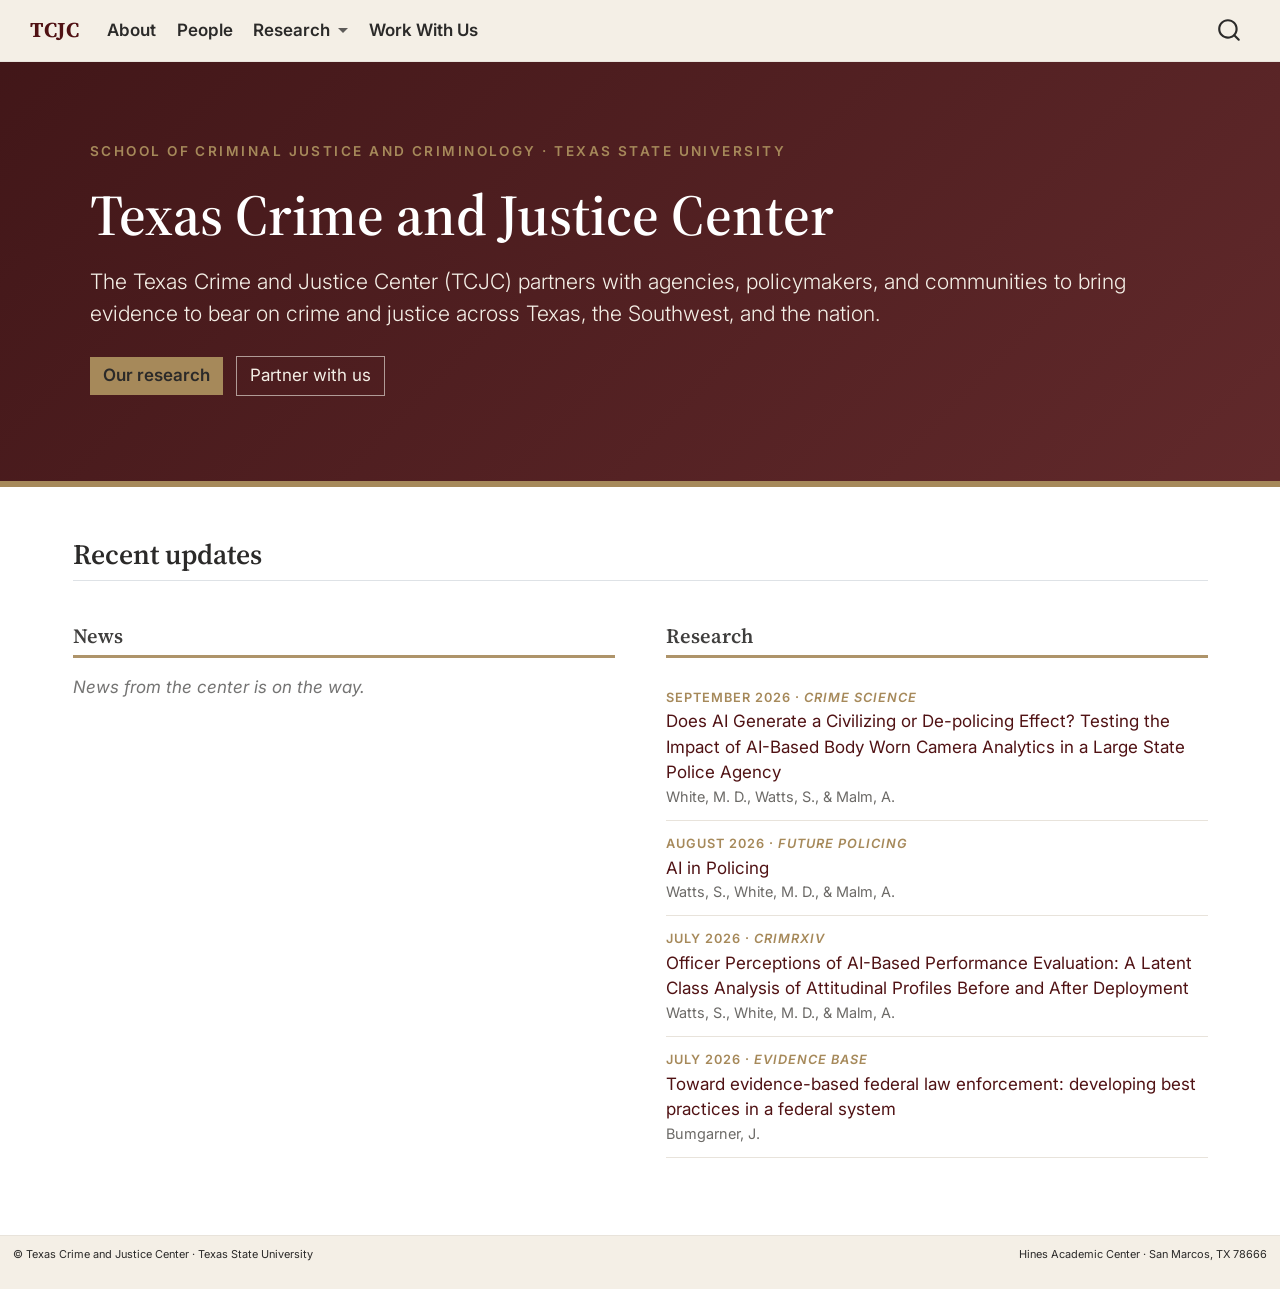
<file: index.html>
<!DOCTYPE html>
<html xmlns="http://www.w3.org/1999/xhtml" lang="en" xml:lang="en"><head>

<meta charset="utf-8">
<meta name="generator" content="quarto-1.7.34">

<meta name="viewport" content="width=device-width, initial-scale=1.0, user-scalable=yes">


<title>Texas Crime and Justice Center – Texas Crime &amp; Justice Center</title>
<style>
code{white-space: pre-wrap;}
span.smallcaps{font-variant: small-caps;}
div.columns{display: flex; gap: min(4vw, 1.5em);}
div.column{flex: auto; overflow-x: auto;}
div.hanging-indent{margin-left: 1.5em; text-indent: -1.5em;}
ul.task-list{list-style: none;}
ul.task-list li input[type="checkbox"] {
  width: 0.8em;
  margin: 0 0.8em 0.2em -1em; /* quarto-specific, see https://github.com/quarto-dev/quarto-cli/issues/4556 */ 
  vertical-align: middle;
}
</style>


<script src="site_libs/quarto-nav/quarto-nav.js"></script>
<script src="site_libs/quarto-nav/headroom.min.js"></script>
<script src="site_libs/clipboard/clipboard.min.js"></script>
<script src="site_libs/quarto-search/autocomplete.umd.js"></script>
<script src="site_libs/quarto-search/fuse.min.js"></script>
<script src="site_libs/quarto-search/quarto-search.js"></script>
<meta name="quarto:offset" content="./">
<script src="site_libs/quarto-html/quarto.js" type="module"></script>
<script src="site_libs/quarto-html/tabsets/tabsets.js" type="module"></script>
<script src="site_libs/quarto-html/popper.min.js"></script>
<script src="site_libs/quarto-html/tippy.umd.min.js"></script>
<script src="site_libs/quarto-html/anchor.min.js"></script>
<link href="site_libs/quarto-html/tippy.css" rel="stylesheet">
<link href="site_libs/quarto-html/quarto-syntax-highlighting-c8ad9e5dbd60b7b70b38521ab19b7da4.css" rel="stylesheet" id="quarto-text-highlighting-styles">
<script src="site_libs/bootstrap/bootstrap.min.js"></script>
<link href="site_libs/bootstrap/bootstrap-icons.css" rel="stylesheet">
<link href="site_libs/bootstrap/bootstrap-6c6fbfbf1fed1e9fb80bd5b93b6b3cd9.min.css" rel="stylesheet" append-hash="true" id="quarto-bootstrap" data-mode="light">
<script id="quarto-search-options" type="application/json">{
  "location": "navbar",
  "copy-button": false,
  "collapse-after": 3,
  "panel-placement": "end",
  "type": "overlay",
  "limit": 50,
  "keyboard-shortcut": [
    "f",
    "/",
    "s"
  ],
  "show-item-context": false,
  "language": {
    "search-no-results-text": "No results",
    "search-matching-documents-text": "matching documents",
    "search-copy-link-title": "Copy link to search",
    "search-hide-matches-text": "Hide additional matches",
    "search-more-match-text": "more match in this document",
    "search-more-matches-text": "more matches in this document",
    "search-clear-button-title": "Clear",
    "search-text-placeholder": "",
    "search-detached-cancel-button-title": "Cancel",
    "search-submit-button-title": "Submit",
    "search-label": "Search"
  }
}</script>
<style>html{ scroll-behavior: smooth; }</style>


</head>

<body class="nav-fixed quarto-light">

<div id="quarto-search-results"></div>
  <header id="quarto-header" class="headroom fixed-top">
    <nav class="navbar navbar-expand-lg " data-bs-theme="dark">
      <div class="navbar-container container-fluid">
      <div class="navbar-brand-container mx-auto">
    <a class="navbar-brand" href="./index.html">
    <span class="navbar-title">TCJC</span>
    </a>
  </div>
            <div id="quarto-search" class="" title="Search"></div>
          <button class="navbar-toggler" type="button" data-bs-toggle="collapse" data-bs-target="#navbarCollapse" aria-controls="navbarCollapse" role="menu" aria-expanded="false" aria-label="Toggle navigation" onclick="if (window.quartoToggleHeadroom) { window.quartoToggleHeadroom(); }">
  <span class="navbar-toggler-icon"></span>
</button>
          <div class="collapse navbar-collapse" id="navbarCollapse">
            <ul class="navbar-nav navbar-nav-scroll me-auto">
  <li class="nav-item">
    <a class="nav-link" href="./about.html"> 
<span class="menu-text">About</span></a>
  </li>  
  <li class="nav-item">
    <a class="nav-link" href="./people.html"> 
<span class="menu-text">People</span></a>
  </li>  
  <li class="nav-item dropdown ">
    <a class="nav-link dropdown-toggle" href="#" id="nav-menu-research" role="link" data-bs-toggle="dropdown" aria-expanded="false">
 <span class="menu-text">Research</span>
    </a>
    <ul class="dropdown-menu" aria-labelledby="nav-menu-research">    
        <li>
    <a class="dropdown-item" href="./publications.html">
 <span class="dropdown-text">Publications</span></a>
  </li>  
        <li>
    <a class="dropdown-item" href="./projects.html">
 <span class="dropdown-text">Projects &amp; Grants</span></a>
  </li>  
    </ul>
  </li>
  <li class="nav-item">
    <a class="nav-link" href="./work-with-us.html"> 
<span class="menu-text">Work With Us</span></a>
  </li>  
</ul>
          </div> <!-- /navcollapse -->
            <div class="quarto-navbar-tools">
</div>
      </div> <!-- /container-fluid -->
    </nav>
</header>
<!-- content -->
<div id="quarto-content" class="quarto-container page-columns page-rows-contents page-layout-full page-navbar">
<!-- sidebar -->
<!-- margin-sidebar -->
    
<!-- main -->
<main class="content page-columns page-full column-body" id="quarto-document-content"><header id="title-block-header" class="quarto-title-block"></header>




<div class="hero column-screen">
<div class="hero-inner">
<p><span class="eyebrow">School of Criminal Justice and Criminology · Texas State University</span></p>
<section id="texas-crime-and-justice-center" class="level1">
<h1>Texas Crime and Justice Center</h1>
<p><span class="lead">The Texas Crime and Justice Center (TCJC) partners with agencies, policymakers, and communities to bring evidence to bear on crime and justice across Texas, the Southwest, and the nation.</span></p>
<p><a href="./publications.html" class="btn btn-gold">Our research</a> <a href="./work-with-us.html" class="btn btn-ghost">Partner with us</a></p>
</section>
</div>
</div>
<!-- ::: {.section .column-page}

## Four goals guide the center

::: {.goal-grid}
::: {.goal-card}
[01]{.num}

### Inform policy

Work with public agencies, NGOs, the legislature, and the private sector to identify pressing criminal justice issues and bring existing and new knowledge to them.
:::
::: {.goal-card}
[02]{.num}

### Partner with agencies

Help criminal justice agencies identify and implement evidence-based practices that improve their outcomes.
:::
::: {.goal-card}
[03]{.num}

### Build new knowledge

Produce research on best practices that benefits the field well beyond our partner agencies.
:::
::: {.goal-card}
[04]{.num}

### Raise our profile

Increase the visibility of the criminal justice research enterprise at Texas State University.
:::
:::
::: -->
<section id="recent-updates" class="level2 column-page">
<h2 class="anchored" data-anchor-id="recent-updates">Recent updates</h2>
<div class="updates-grid">
<section id="news" class="level3 update-col">
<h3 class="anchored" data-anchor-id="news">News</h3>
<p class="tbd">
News from the center is on the way.
</p>
</section>
<section id="research" class="level3 update-col">
<h3 class="anchored" data-anchor-id="research">Research</h3>
<ul class="update-list">
<li>
<div class="when">
September 2026 · <em>Crime Science</em>
</div>
<div class="what">
<a href="https://doi.org/10.1186/s40163-026-00293-x">Does AI Generate a Civilizing or De-policing Effect? Testing the Impact of AI-Based Body Worn Camera Analytics in a Large State Police Agency</a>
</div>
<div class="who">
White, M. D., Watts, S., &amp; Malm, A.
</div>
</li>
<li>
<div class="when">
August 2026 · <em>Future Policing</em>
</div>
<div class="what">
<a href="https://doi.org/10.4324/9781003671312-14">AI in Policing</a>
</div>
<div class="who">
Watts, S., White, M. D., &amp; Malm, A.
</div>
</li>
<li>
<div class="when">
July 2026 · <em>CrimRxiv</em>
</div>
<div class="what">
<a href="https://doi.org/10.21428/cb6ab371.67a771e2">Officer Perceptions of AI-Based Performance Evaluation: A Latent Class Analysis of Attitudinal Profiles Before and After Deployment</a>
</div>
<div class="who">
Watts, S., White, M. D., &amp; Malm, A.
</div>
</li>
<li>
<div class="when">
July 2026 · <em>Evidence Base</em>
</div>
<div class="what">
<a href="https://doi.org/10.1080/30679125.2026.2674607">Toward evidence-based federal law enforcement: developing best practices in a federal system</a>
</div>
<div class="who">
Bumgarner, J.
</div>
</li>
</ul>
</section>
</div>
</section>



</main> <!-- /main -->
<script id="quarto-html-after-body" type="application/javascript">
  window.document.addEventListener("DOMContentLoaded", function (event) {
    const icon = "";
    const anchorJS = new window.AnchorJS();
    anchorJS.options = {
      placement: 'right',
      icon: icon
    };
    anchorJS.add('.anchored');
    const isCodeAnnotation = (el) => {
      for (const clz of el.classList) {
        if (clz.startsWith('code-annotation-')) {                     
          return true;
        }
      }
      return false;
    }
    const onCopySuccess = function(e) {
      // button target
      const button = e.trigger;
      // don't keep focus
      button.blur();
      // flash "checked"
      button.classList.add('code-copy-button-checked');
      var currentTitle = button.getAttribute("title");
      button.setAttribute("title", "Copied!");
      let tooltip;
      if (window.bootstrap) {
        button.setAttribute("data-bs-toggle", "tooltip");
        button.setAttribute("data-bs-placement", "left");
        button.setAttribute("data-bs-title", "Copied!");
        tooltip = new bootstrap.Tooltip(button, 
          { trigger: "manual", 
            customClass: "code-copy-button-tooltip",
            offset: [0, -8]});
        tooltip.show();    
      }
      setTimeout(function() {
        if (tooltip) {
          tooltip.hide();
          button.removeAttribute("data-bs-title");
          button.removeAttribute("data-bs-toggle");
          button.removeAttribute("data-bs-placement");
        }
        button.setAttribute("title", currentTitle);
        button.classList.remove('code-copy-button-checked');
      }, 1000);
      // clear code selection
      e.clearSelection();
    }
    const getTextToCopy = function(trigger) {
        const codeEl = trigger.previousElementSibling.cloneNode(true);
        for (const childEl of codeEl.children) {
          if (isCodeAnnotation(childEl)) {
            childEl.remove();
          }
        }
        return codeEl.innerText;
    }
    const clipboard = new window.ClipboardJS('.code-copy-button:not([data-in-quarto-modal])', {
      text: getTextToCopy
    });
    clipboard.on('success', onCopySuccess);
    if (window.document.getElementById('quarto-embedded-source-code-modal')) {
      const clipboardModal = new window.ClipboardJS('.code-copy-button[data-in-quarto-modal]', {
        text: getTextToCopy,
        container: window.document.getElementById('quarto-embedded-source-code-modal')
      });
      clipboardModal.on('success', onCopySuccess);
    }
      var localhostRegex = new RegExp(/^(?:http|https):\/\/localhost\:?[0-9]*\//);
      var mailtoRegex = new RegExp(/^mailto:/);
        var filterRegex = new RegExp("https:\/\/txst-tcjc\.github\.io\/website\/");
      var isInternal = (href) => {
          return filterRegex.test(href) || localhostRegex.test(href) || mailtoRegex.test(href);
      }
      // Inspect non-navigation links and adorn them if external
     var links = window.document.querySelectorAll('a[href]:not(.nav-link):not(.navbar-brand):not(.toc-action):not(.sidebar-link):not(.sidebar-item-toggle):not(.pagination-link):not(.no-external):not([aria-hidden]):not(.dropdown-item):not(.quarto-navigation-tool):not(.about-link)');
      for (var i=0; i<links.length; i++) {
        const link = links[i];
        if (!isInternal(link.href)) {
          // undo the damage that might have been done by quarto-nav.js in the case of
          // links that we want to consider external
          if (link.dataset.originalHref !== undefined) {
            link.href = link.dataset.originalHref;
          }
            // target, if specified
            link.setAttribute("target", "_blank");
            if (link.getAttribute("rel") === null) {
              link.setAttribute("rel", "noopener");
            }
        }
      }
    function tippyHover(el, contentFn, onTriggerFn, onUntriggerFn) {
      const config = {
        allowHTML: true,
        maxWidth: 500,
        delay: 100,
        arrow: false,
        appendTo: function(el) {
            return el.parentElement;
        },
        interactive: true,
        interactiveBorder: 10,
        theme: 'quarto',
        placement: 'bottom-start',
      };
      if (contentFn) {
        config.content = contentFn;
      }
      if (onTriggerFn) {
        config.onTrigger = onTriggerFn;
      }
      if (onUntriggerFn) {
        config.onUntrigger = onUntriggerFn;
      }
      window.tippy(el, config); 
    }
    const noterefs = window.document.querySelectorAll('a[role="doc-noteref"]');
    for (var i=0; i<noterefs.length; i++) {
      const ref = noterefs[i];
      tippyHover(ref, function() {
        // use id or data attribute instead here
        let href = ref.getAttribute('data-footnote-href') || ref.getAttribute('href');
        try { href = new URL(href).hash; } catch {}
        const id = href.replace(/^#\/?/, "");
        const note = window.document.getElementById(id);
        if (note) {
          return note.innerHTML;
        } else {
          return "";
        }
      });
    }
    const xrefs = window.document.querySelectorAll('a.quarto-xref');
    const processXRef = (id, note) => {
      // Strip column container classes
      const stripColumnClz = (el) => {
        el.classList.remove("page-full", "page-columns");
        if (el.children) {
          for (const child of el.children) {
            stripColumnClz(child);
          }
        }
      }
      stripColumnClz(note)
      if (id === null || id.startsWith('sec-')) {
        // Special case sections, only their first couple elements
        const container = document.createElement("div");
        if (note.children && note.children.length > 2) {
          container.appendChild(note.children[0].cloneNode(true));
          for (let i = 1; i < note.children.length; i++) {
            const child = note.children[i];
            if (child.tagName === "P" && child.innerText === "") {
              continue;
            } else {
              container.appendChild(child.cloneNode(true));
              break;
            }
          }
          if (window.Quarto?.typesetMath) {
            window.Quarto.typesetMath(container);
          }
          return container.innerHTML
        } else {
          if (window.Quarto?.typesetMath) {
            window.Quarto.typesetMath(note);
          }
          return note.innerHTML;
        }
      } else {
        // Remove any anchor links if they are present
        const anchorLink = note.querySelector('a.anchorjs-link');
        if (anchorLink) {
          anchorLink.remove();
        }
        if (window.Quarto?.typesetMath) {
          window.Quarto.typesetMath(note);
        }
        if (note.classList.contains("callout")) {
          return note.outerHTML;
        } else {
          return note.innerHTML;
        }
      }
    }
    for (var i=0; i<xrefs.length; i++) {
      const xref = xrefs[i];
      tippyHover(xref, undefined, function(instance) {
        instance.disable();
        let url = xref.getAttribute('href');
        let hash = undefined; 
        if (url.startsWith('#')) {
          hash = url;
        } else {
          try { hash = new URL(url).hash; } catch {}
        }
        if (hash) {
          const id = hash.replace(/^#\/?/, "");
          const note = window.document.getElementById(id);
          if (note !== null) {
            try {
              const html = processXRef(id, note.cloneNode(true));
              instance.setContent(html);
            } finally {
              instance.enable();
              instance.show();
            }
          } else {
            // See if we can fetch this
            fetch(url.split('#')[0])
            .then(res => res.text())
            .then(html => {
              const parser = new DOMParser();
              const htmlDoc = parser.parseFromString(html, "text/html");
              const note = htmlDoc.getElementById(id);
              if (note !== null) {
                const html = processXRef(id, note);
                instance.setContent(html);
              } 
            }).finally(() => {
              instance.enable();
              instance.show();
            });
          }
        } else {
          // See if we can fetch a full url (with no hash to target)
          // This is a special case and we should probably do some content thinning / targeting
          fetch(url)
          .then(res => res.text())
          .then(html => {
            const parser = new DOMParser();
            const htmlDoc = parser.parseFromString(html, "text/html");
            const note = htmlDoc.querySelector('main.content');
            if (note !== null) {
              // This should only happen for chapter cross references
              // (since there is no id in the URL)
              // remove the first header
              if (note.children.length > 0 && note.children[0].tagName === "HEADER") {
                note.children[0].remove();
              }
              const html = processXRef(null, note);
              instance.setContent(html);
            } 
          }).finally(() => {
            instance.enable();
            instance.show();
          });
        }
      }, function(instance) {
      });
    }
        let selectedAnnoteEl;
        const selectorForAnnotation = ( cell, annotation) => {
          let cellAttr = 'data-code-cell="' + cell + '"';
          let lineAttr = 'data-code-annotation="' +  annotation + '"';
          const selector = 'span[' + cellAttr + '][' + lineAttr + ']';
          return selector;
        }
        const selectCodeLines = (annoteEl) => {
          const doc = window.document;
          const targetCell = annoteEl.getAttribute("data-target-cell");
          const targetAnnotation = annoteEl.getAttribute("data-target-annotation");
          const annoteSpan = window.document.querySelector(selectorForAnnotation(targetCell, targetAnnotation));
          const lines = annoteSpan.getAttribute("data-code-lines").split(",");
          const lineIds = lines.map((line) => {
            return targetCell + "-" + line;
          })
          let top = null;
          let height = null;
          let parent = null;
          if (lineIds.length > 0) {
              //compute the position of the single el (top and bottom and make a div)
              const el = window.document.getElementById(lineIds[0]);
              top = el.offsetTop;
              height = el.offsetHeight;
              parent = el.parentElement.parentElement;
            if (lineIds.length > 1) {
              const lastEl = window.document.getElementById(lineIds[lineIds.length - 1]);
              const bottom = lastEl.offsetTop + lastEl.offsetHeight;
              height = bottom - top;
            }
            if (top !== null && height !== null && parent !== null) {
              // cook up a div (if necessary) and position it 
              let div = window.document.getElementById("code-annotation-line-highlight");
              if (div === null) {
                div = window.document.createElement("div");
                div.setAttribute("id", "code-annotation-line-highlight");
                div.style.position = 'absolute';
                parent.appendChild(div);
              }
              div.style.top = top - 2 + "px";
              div.style.height = height + 4 + "px";
              div.style.left = 0;
              let gutterDiv = window.document.getElementById("code-annotation-line-highlight-gutter");
              if (gutterDiv === null) {
                gutterDiv = window.document.createElement("div");
                gutterDiv.setAttribute("id", "code-annotation-line-highlight-gutter");
                gutterDiv.style.position = 'absolute';
                const codeCell = window.document.getElementById(targetCell);
                const gutter = codeCell.querySelector('.code-annotation-gutter');
                gutter.appendChild(gutterDiv);
              }
              gutterDiv.style.top = top - 2 + "px";
              gutterDiv.style.height = height + 4 + "px";
            }
            selectedAnnoteEl = annoteEl;
          }
        };
        const unselectCodeLines = () => {
          const elementsIds = ["code-annotation-line-highlight", "code-annotation-line-highlight-gutter"];
          elementsIds.forEach((elId) => {
            const div = window.document.getElementById(elId);
            if (div) {
              div.remove();
            }
          });
          selectedAnnoteEl = undefined;
        };
          // Handle positioning of the toggle
      window.addEventListener(
        "resize",
        throttle(() => {
          elRect = undefined;
          if (selectedAnnoteEl) {
            selectCodeLines(selectedAnnoteEl);
          }
        }, 10)
      );
      function throttle(fn, ms) {
      let throttle = false;
      let timer;
        return (...args) => {
          if(!throttle) { // first call gets through
              fn.apply(this, args);
              throttle = true;
          } else { // all the others get throttled
              if(timer) clearTimeout(timer); // cancel #2
              timer = setTimeout(() => {
                fn.apply(this, args);
                timer = throttle = false;
              }, ms);
          }
        };
      }
        // Attach click handler to the DT
        const annoteDls = window.document.querySelectorAll('dt[data-target-cell]');
        for (const annoteDlNode of annoteDls) {
          annoteDlNode.addEventListener('click', (event) => {
            const clickedEl = event.target;
            if (clickedEl !== selectedAnnoteEl) {
              unselectCodeLines();
              const activeEl = window.document.querySelector('dt[data-target-cell].code-annotation-active');
              if (activeEl) {
                activeEl.classList.remove('code-annotation-active');
              }
              selectCodeLines(clickedEl);
              clickedEl.classList.add('code-annotation-active');
            } else {
              // Unselect the line
              unselectCodeLines();
              clickedEl.classList.remove('code-annotation-active');
            }
          });
        }
    const findCites = (el) => {
      const parentEl = el.parentElement;
      if (parentEl) {
        const cites = parentEl.dataset.cites;
        if (cites) {
          return {
            el,
            cites: cites.split(' ')
          };
        } else {
          return findCites(el.parentElement)
        }
      } else {
        return undefined;
      }
    };
    var bibliorefs = window.document.querySelectorAll('a[role="doc-biblioref"]');
    for (var i=0; i<bibliorefs.length; i++) {
      const ref = bibliorefs[i];
      const citeInfo = findCites(ref);
      if (citeInfo) {
        tippyHover(citeInfo.el, function() {
          var popup = window.document.createElement('div');
          citeInfo.cites.forEach(function(cite) {
            var citeDiv = window.document.createElement('div');
            citeDiv.classList.add('hanging-indent');
            citeDiv.classList.add('csl-entry');
            var biblioDiv = window.document.getElementById('ref-' + cite);
            if (biblioDiv) {
              citeDiv.innerHTML = biblioDiv.innerHTML;
            }
            popup.appendChild(citeDiv);
          });
          return popup.innerHTML;
        });
      }
    }
  });
  </script>
</div> <!-- /content -->
<footer class="footer">
  <div class="nav-footer">
    <div class="nav-footer-left">
<p>© Texas Crime and Justice Center · Texas State University</p>
</div>   
    <div class="nav-footer-center">
      &nbsp;
    </div>
    <div class="nav-footer-right">
<p>Hines Academic Center · San Marcos, TX 78666</p>
</div>
  </div>
</footer>




<script src="site_libs/quarto-html/zenscroll-min.js"></script>
</body></html>
</file>
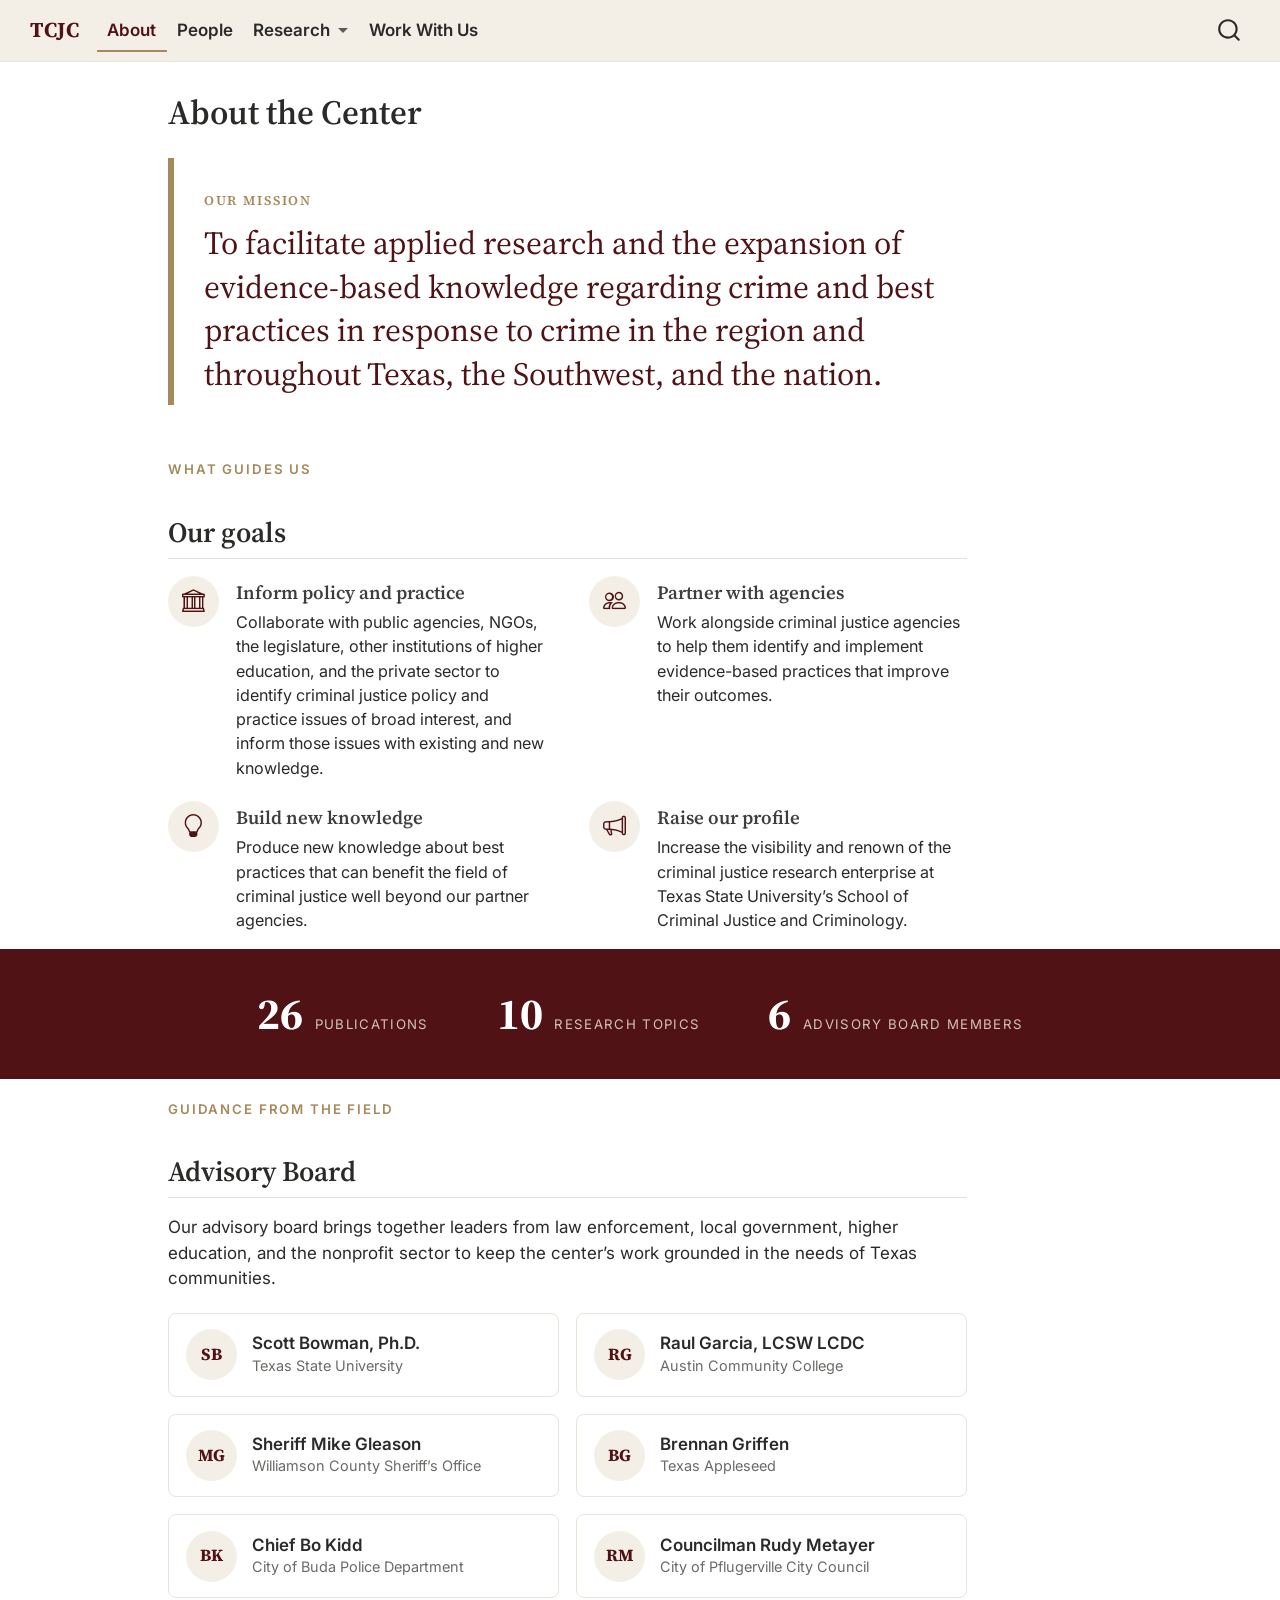
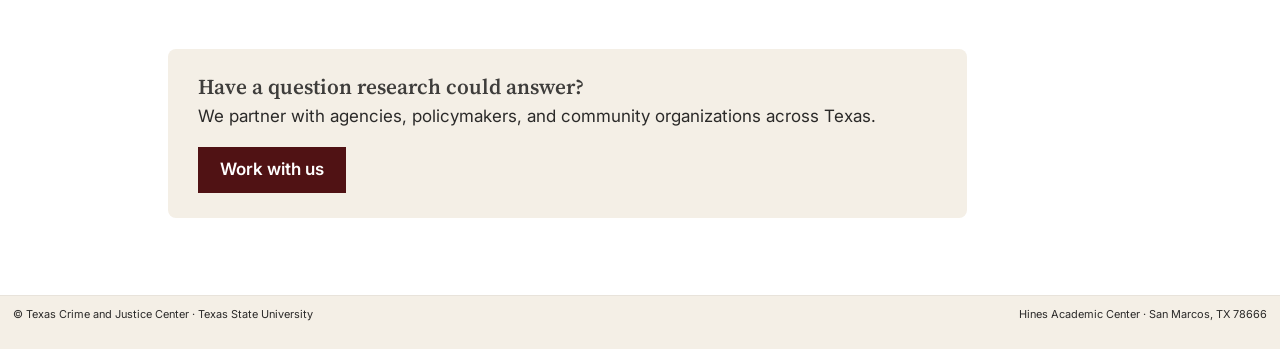
<file: about.html>
<!DOCTYPE html>
<html xmlns="http://www.w3.org/1999/xhtml" lang="en" xml:lang="en"><head>

<meta charset="utf-8">
<meta name="generator" content="quarto-1.7.34">

<meta name="viewport" content="width=device-width, initial-scale=1.0, user-scalable=yes">


<title>About the Center – Texas Crime &amp; Justice Center</title>
<style>
code{white-space: pre-wrap;}
span.smallcaps{font-variant: small-caps;}
div.columns{display: flex; gap: min(4vw, 1.5em);}
div.column{flex: auto; overflow-x: auto;}
div.hanging-indent{margin-left: 1.5em; text-indent: -1.5em;}
ul.task-list{list-style: none;}
ul.task-list li input[type="checkbox"] {
  width: 0.8em;
  margin: 0 0.8em 0.2em -1em; /* quarto-specific, see https://github.com/quarto-dev/quarto-cli/issues/4556 */ 
  vertical-align: middle;
}
</style>


<script src="site_libs/quarto-nav/quarto-nav.js"></script>
<script src="site_libs/quarto-nav/headroom.min.js"></script>
<script src="site_libs/clipboard/clipboard.min.js"></script>
<script src="site_libs/quarto-search/autocomplete.umd.js"></script>
<script src="site_libs/quarto-search/fuse.min.js"></script>
<script src="site_libs/quarto-search/quarto-search.js"></script>
<meta name="quarto:offset" content="./">
<script src="site_libs/quarto-html/quarto.js" type="module"></script>
<script src="site_libs/quarto-html/tabsets/tabsets.js" type="module"></script>
<script src="site_libs/quarto-html/popper.min.js"></script>
<script src="site_libs/quarto-html/tippy.umd.min.js"></script>
<script src="site_libs/quarto-html/anchor.min.js"></script>
<link href="site_libs/quarto-html/tippy.css" rel="stylesheet">
<link href="site_libs/quarto-html/quarto-syntax-highlighting-c8ad9e5dbd60b7b70b38521ab19b7da4.css" rel="stylesheet" id="quarto-text-highlighting-styles">
<script src="site_libs/bootstrap/bootstrap.min.js"></script>
<link href="site_libs/bootstrap/bootstrap-icons.css" rel="stylesheet">
<link href="site_libs/bootstrap/bootstrap-6c6fbfbf1fed1e9fb80bd5b93b6b3cd9.min.css" rel="stylesheet" append-hash="true" id="quarto-bootstrap" data-mode="light">
<script id="quarto-search-options" type="application/json">{
  "location": "navbar",
  "copy-button": false,
  "collapse-after": 3,
  "panel-placement": "end",
  "type": "overlay",
  "limit": 50,
  "keyboard-shortcut": [
    "f",
    "/",
    "s"
  ],
  "show-item-context": false,
  "language": {
    "search-no-results-text": "No results",
    "search-matching-documents-text": "matching documents",
    "search-copy-link-title": "Copy link to search",
    "search-hide-matches-text": "Hide additional matches",
    "search-more-match-text": "more match in this document",
    "search-more-matches-text": "more matches in this document",
    "search-clear-button-title": "Clear",
    "search-text-placeholder": "",
    "search-detached-cancel-button-title": "Cancel",
    "search-submit-button-title": "Submit",
    "search-label": "Search"
  }
}</script>
<style>html{ scroll-behavior: smooth; }</style>


</head>

<body class="nav-fixed quarto-light">

<div id="quarto-search-results"></div>
  <header id="quarto-header" class="headroom fixed-top">
    <nav class="navbar navbar-expand-lg " data-bs-theme="dark">
      <div class="navbar-container container-fluid">
      <div class="navbar-brand-container mx-auto">
    <a class="navbar-brand" href="./index.html">
    <span class="navbar-title">TCJC</span>
    </a>
  </div>
            <div id="quarto-search" class="" title="Search"></div>
          <button class="navbar-toggler" type="button" data-bs-toggle="collapse" data-bs-target="#navbarCollapse" aria-controls="navbarCollapse" role="menu" aria-expanded="false" aria-label="Toggle navigation" onclick="if (window.quartoToggleHeadroom) { window.quartoToggleHeadroom(); }">
  <span class="navbar-toggler-icon"></span>
</button>
          <div class="collapse navbar-collapse" id="navbarCollapse">
            <ul class="navbar-nav navbar-nav-scroll me-auto">
  <li class="nav-item">
    <a class="nav-link active" href="./about.html" aria-current="page"> 
<span class="menu-text">About</span></a>
  </li>  
  <li class="nav-item">
    <a class="nav-link" href="./people.html"> 
<span class="menu-text">People</span></a>
  </li>  
  <li class="nav-item dropdown ">
    <a class="nav-link dropdown-toggle" href="#" id="nav-menu-research" role="link" data-bs-toggle="dropdown" aria-expanded="false">
 <span class="menu-text">Research</span>
    </a>
    <ul class="dropdown-menu" aria-labelledby="nav-menu-research">    
        <li>
    <a class="dropdown-item" href="./publications.html">
 <span class="dropdown-text">Publications</span></a>
  </li>  
        <li>
    <a class="dropdown-item" href="./projects.html">
 <span class="dropdown-text">Projects &amp; Grants</span></a>
  </li>  
    </ul>
  </li>
  <li class="nav-item">
    <a class="nav-link" href="./work-with-us.html"> 
<span class="menu-text">Work With Us</span></a>
  </li>  
</ul>
          </div> <!-- /navcollapse -->
            <div class="quarto-navbar-tools">
</div>
      </div> <!-- /container-fluid -->
    </nav>
</header>
<!-- content -->
<div id="quarto-content" class="quarto-container page-columns page-rows-contents page-layout-full page-navbar">
<!-- sidebar -->
<!-- margin-sidebar -->
    
<!-- main -->
<main class="content page-columns page-full column-body" id="quarto-document-content">

<header id="title-block-header" class="quarto-title-block default">
<div class="quarto-title">
<h1 class="title">About the Center</h1>
</div>



<div class="quarto-title-meta column-body">

    
  
    
  </div>
  


</header>


<section>
<div class="mission">
<p><span class="kicker">Our mission</span></p>
<p>To facilitate applied research and the expansion of evidence-based knowledge regarding crime and best practices in response to crime in the region and throughout Texas, the Southwest, and the nation.</p>
</div>
</section>
<section>
<p><span class="kicker">What guides us</span></p>
<section id="our-goals" class="level2">
<h2 class="anchored" data-anchor-id="our-goals">Our goals</h2>
<div class="about-goals">
<div class="about-goal">
<p><span class="icon"><i class="bi bi-bank"></i></span></p>
<section id="inform-policy-and-practice" class="level3">
<h3 class="anchored" data-anchor-id="inform-policy-and-practice">Inform policy and practice</h3>
<p>Collaborate with public agencies, NGOs, the legislature, other institutions of higher education, and the private sector to identify criminal justice policy and practice issues of broad interest, and inform those issues with existing and new knowledge.</p>
</section>
</div>
<div class="about-goal">
<p><span class="icon"><i class="bi bi-people"></i></span></p>
<section id="partner-with-agencies" class="level3">
<h3 class="anchored" data-anchor-id="partner-with-agencies">Partner with agencies</h3>
<p>Work alongside criminal justice agencies to help them identify and implement evidence-based practices that improve their outcomes.</p>
</section>
</div>
<div class="about-goal">
<p><span class="icon"><i class="bi bi-lightbulb"></i></span></p>
<section id="build-new-knowledge" class="level3">
<h3 class="anchored" data-anchor-id="build-new-knowledge">Build new knowledge</h3>
<p>Produce new knowledge about best practices that can benefit the field of criminal justice well beyond our partner agencies.</p>
</section>
</div>
<div class="about-goal">
<p><span class="icon"><i class="bi bi-megaphone"></i></span></p>
<section id="raise-our-profile" class="level3">
<h3 class="anchored" data-anchor-id="raise-our-profile">Raise our profile</h3>
<p>Increase the visibility and renown of the criminal justice research enterprise at Texas State University’s School of Criminal Justice and Criminology.</p>
</section>
</div>
</div>
</section>
</section>
<div class="about-band column-screen">
<section>
<div class="stats">
<div class="stat">
<span class="n">26</span> <span class="l">Publications</span>
</div>
<div class="stat">
<span class="n">10</span> <span class="l">Research topics</span>
</div>
<div class="stat">
<span class="n">6</span> <span class="l">Advisory board members</span>
</div>
</div>
</section>
</div>
<section>
<p><span class="kicker">Guidance from the field</span></p>
<section id="advisory-board" class="level2">
<h2 class="anchored" data-anchor-id="advisory-board">Advisory Board</h2>
<p>Our advisory board brings together leaders from law enforcement, local government, higher education, and the nonprofit sector to keep the center’s work grounded in the needs of Texas communities.</p>
<div class="board-grid">
<div class="board-card">
<span class="ph">SB</span>
<div>
<div class="nm">
Scott Bowman, Ph.D.
</div>
<div class="org">
Texas State University
</div>
</div>
</div>
<div class="board-card">
<span class="ph">RG</span>
<div>
<div class="nm">
Raul Garcia, LCSW LCDC
</div>
<div class="org">
Austin Community College
</div>
</div>
</div>
<div class="board-card">
<span class="ph">MG</span>
<div>
<div class="nm">
Sheriff Mike Gleason
</div>
<div class="org">
Williamson County Sheriff’s Office
</div>
</div>
</div>
<div class="board-card">
<span class="ph">BG</span>
<div>
<div class="nm">
Brennan Griffen
</div>
<div class="org">
Texas Appleseed
</div>
</div>
</div>
<div class="board-card">
<span class="ph">BK</span>
<div>
<div class="nm">
Chief Bo Kidd
</div>
<div class="org">
City of Buda Police Department
</div>
</div>
</div>
<div class="board-card">
<span class="ph">RM</span>
<div>
<div class="nm">
Councilman Rudy Metayer
</div>
<div class="org">
City of Pflugerville City Council
</div>
</div>
</div>
</div>
</section>
</section>
<section>
<div class="cta">
<section id="have-a-question-research-could-answer" class="level3 cta-text">
<h3 class="anchored" data-anchor-id="have-a-question-research-could-answer">Have a question research could answer?</h3>
<p>We partner with agencies, policymakers, and community organizations across Texas.</p>
</section>
<p><a href="./work-with-us.html" class="btn btn-maroon">Work with us</a></p>
</div>
</section>



</main> <!-- /main -->
<script id="quarto-html-after-body" type="application/javascript">
  window.document.addEventListener("DOMContentLoaded", function (event) {
    const icon = "";
    const anchorJS = new window.AnchorJS();
    anchorJS.options = {
      placement: 'right',
      icon: icon
    };
    anchorJS.add('.anchored');
    const isCodeAnnotation = (el) => {
      for (const clz of el.classList) {
        if (clz.startsWith('code-annotation-')) {                     
          return true;
        }
      }
      return false;
    }
    const onCopySuccess = function(e) {
      // button target
      const button = e.trigger;
      // don't keep focus
      button.blur();
      // flash "checked"
      button.classList.add('code-copy-button-checked');
      var currentTitle = button.getAttribute("title");
      button.setAttribute("title", "Copied!");
      let tooltip;
      if (window.bootstrap) {
        button.setAttribute("data-bs-toggle", "tooltip");
        button.setAttribute("data-bs-placement", "left");
        button.setAttribute("data-bs-title", "Copied!");
        tooltip = new bootstrap.Tooltip(button, 
          { trigger: "manual", 
            customClass: "code-copy-button-tooltip",
            offset: [0, -8]});
        tooltip.show();    
      }
      setTimeout(function() {
        if (tooltip) {
          tooltip.hide();
          button.removeAttribute("data-bs-title");
          button.removeAttribute("data-bs-toggle");
          button.removeAttribute("data-bs-placement");
        }
        button.setAttribute("title", currentTitle);
        button.classList.remove('code-copy-button-checked');
      }, 1000);
      // clear code selection
      e.clearSelection();
    }
    const getTextToCopy = function(trigger) {
        const codeEl = trigger.previousElementSibling.cloneNode(true);
        for (const childEl of codeEl.children) {
          if (isCodeAnnotation(childEl)) {
            childEl.remove();
          }
        }
        return codeEl.innerText;
    }
    const clipboard = new window.ClipboardJS('.code-copy-button:not([data-in-quarto-modal])', {
      text: getTextToCopy
    });
    clipboard.on('success', onCopySuccess);
    if (window.document.getElementById('quarto-embedded-source-code-modal')) {
      const clipboardModal = new window.ClipboardJS('.code-copy-button[data-in-quarto-modal]', {
        text: getTextToCopy,
        container: window.document.getElementById('quarto-embedded-source-code-modal')
      });
      clipboardModal.on('success', onCopySuccess);
    }
      var localhostRegex = new RegExp(/^(?:http|https):\/\/localhost\:?[0-9]*\//);
      var mailtoRegex = new RegExp(/^mailto:/);
        var filterRegex = new RegExp("https:\/\/txst-tcjc\.github\.io\/website\/");
      var isInternal = (href) => {
          return filterRegex.test(href) || localhostRegex.test(href) || mailtoRegex.test(href);
      }
      // Inspect non-navigation links and adorn them if external
     var links = window.document.querySelectorAll('a[href]:not(.nav-link):not(.navbar-brand):not(.toc-action):not(.sidebar-link):not(.sidebar-item-toggle):not(.pagination-link):not(.no-external):not([aria-hidden]):not(.dropdown-item):not(.quarto-navigation-tool):not(.about-link)');
      for (var i=0; i<links.length; i++) {
        const link = links[i];
        if (!isInternal(link.href)) {
          // undo the damage that might have been done by quarto-nav.js in the case of
          // links that we want to consider external
          if (link.dataset.originalHref !== undefined) {
            link.href = link.dataset.originalHref;
          }
            // target, if specified
            link.setAttribute("target", "_blank");
            if (link.getAttribute("rel") === null) {
              link.setAttribute("rel", "noopener");
            }
        }
      }
    function tippyHover(el, contentFn, onTriggerFn, onUntriggerFn) {
      const config = {
        allowHTML: true,
        maxWidth: 500,
        delay: 100,
        arrow: false,
        appendTo: function(el) {
            return el.parentElement;
        },
        interactive: true,
        interactiveBorder: 10,
        theme: 'quarto',
        placement: 'bottom-start',
      };
      if (contentFn) {
        config.content = contentFn;
      }
      if (onTriggerFn) {
        config.onTrigger = onTriggerFn;
      }
      if (onUntriggerFn) {
        config.onUntrigger = onUntriggerFn;
      }
      window.tippy(el, config); 
    }
    const noterefs = window.document.querySelectorAll('a[role="doc-noteref"]');
    for (var i=0; i<noterefs.length; i++) {
      const ref = noterefs[i];
      tippyHover(ref, function() {
        // use id or data attribute instead here
        let href = ref.getAttribute('data-footnote-href') || ref.getAttribute('href');
        try { href = new URL(href).hash; } catch {}
        const id = href.replace(/^#\/?/, "");
        const note = window.document.getElementById(id);
        if (note) {
          return note.innerHTML;
        } else {
          return "";
        }
      });
    }
    const xrefs = window.document.querySelectorAll('a.quarto-xref');
    const processXRef = (id, note) => {
      // Strip column container classes
      const stripColumnClz = (el) => {
        el.classList.remove("page-full", "page-columns");
        if (el.children) {
          for (const child of el.children) {
            stripColumnClz(child);
          }
        }
      }
      stripColumnClz(note)
      if (id === null || id.startsWith('sec-')) {
        // Special case sections, only their first couple elements
        const container = document.createElement("div");
        if (note.children && note.children.length > 2) {
          container.appendChild(note.children[0].cloneNode(true));
          for (let i = 1; i < note.children.length; i++) {
            const child = note.children[i];
            if (child.tagName === "P" && child.innerText === "") {
              continue;
            } else {
              container.appendChild(child.cloneNode(true));
              break;
            }
          }
          if (window.Quarto?.typesetMath) {
            window.Quarto.typesetMath(container);
          }
          return container.innerHTML
        } else {
          if (window.Quarto?.typesetMath) {
            window.Quarto.typesetMath(note);
          }
          return note.innerHTML;
        }
      } else {
        // Remove any anchor links if they are present
        const anchorLink = note.querySelector('a.anchorjs-link');
        if (anchorLink) {
          anchorLink.remove();
        }
        if (window.Quarto?.typesetMath) {
          window.Quarto.typesetMath(note);
        }
        if (note.classList.contains("callout")) {
          return note.outerHTML;
        } else {
          return note.innerHTML;
        }
      }
    }
    for (var i=0; i<xrefs.length; i++) {
      const xref = xrefs[i];
      tippyHover(xref, undefined, function(instance) {
        instance.disable();
        let url = xref.getAttribute('href');
        let hash = undefined; 
        if (url.startsWith('#')) {
          hash = url;
        } else {
          try { hash = new URL(url).hash; } catch {}
        }
        if (hash) {
          const id = hash.replace(/^#\/?/, "");
          const note = window.document.getElementById(id);
          if (note !== null) {
            try {
              const html = processXRef(id, note.cloneNode(true));
              instance.setContent(html);
            } finally {
              instance.enable();
              instance.show();
            }
          } else {
            // See if we can fetch this
            fetch(url.split('#')[0])
            .then(res => res.text())
            .then(html => {
              const parser = new DOMParser();
              const htmlDoc = parser.parseFromString(html, "text/html");
              const note = htmlDoc.getElementById(id);
              if (note !== null) {
                const html = processXRef(id, note);
                instance.setContent(html);
              } 
            }).finally(() => {
              instance.enable();
              instance.show();
            });
          }
        } else {
          // See if we can fetch a full url (with no hash to target)
          // This is a special case and we should probably do some content thinning / targeting
          fetch(url)
          .then(res => res.text())
          .then(html => {
            const parser = new DOMParser();
            const htmlDoc = parser.parseFromString(html, "text/html");
            const note = htmlDoc.querySelector('main.content');
            if (note !== null) {
              // This should only happen for chapter cross references
              // (since there is no id in the URL)
              // remove the first header
              if (note.children.length > 0 && note.children[0].tagName === "HEADER") {
                note.children[0].remove();
              }
              const html = processXRef(null, note);
              instance.setContent(html);
            } 
          }).finally(() => {
            instance.enable();
            instance.show();
          });
        }
      }, function(instance) {
      });
    }
        let selectedAnnoteEl;
        const selectorForAnnotation = ( cell, annotation) => {
          let cellAttr = 'data-code-cell="' + cell + '"';
          let lineAttr = 'data-code-annotation="' +  annotation + '"';
          const selector = 'span[' + cellAttr + '][' + lineAttr + ']';
          return selector;
        }
        const selectCodeLines = (annoteEl) => {
          const doc = window.document;
          const targetCell = annoteEl.getAttribute("data-target-cell");
          const targetAnnotation = annoteEl.getAttribute("data-target-annotation");
          const annoteSpan = window.document.querySelector(selectorForAnnotation(targetCell, targetAnnotation));
          const lines = annoteSpan.getAttribute("data-code-lines").split(",");
          const lineIds = lines.map((line) => {
            return targetCell + "-" + line;
          })
          let top = null;
          let height = null;
          let parent = null;
          if (lineIds.length > 0) {
              //compute the position of the single el (top and bottom and make a div)
              const el = window.document.getElementById(lineIds[0]);
              top = el.offsetTop;
              height = el.offsetHeight;
              parent = el.parentElement.parentElement;
            if (lineIds.length > 1) {
              const lastEl = window.document.getElementById(lineIds[lineIds.length - 1]);
              const bottom = lastEl.offsetTop + lastEl.offsetHeight;
              height = bottom - top;
            }
            if (top !== null && height !== null && parent !== null) {
              // cook up a div (if necessary) and position it 
              let div = window.document.getElementById("code-annotation-line-highlight");
              if (div === null) {
                div = window.document.createElement("div");
                div.setAttribute("id", "code-annotation-line-highlight");
                div.style.position = 'absolute';
                parent.appendChild(div);
              }
              div.style.top = top - 2 + "px";
              div.style.height = height + 4 + "px";
              div.style.left = 0;
              let gutterDiv = window.document.getElementById("code-annotation-line-highlight-gutter");
              if (gutterDiv === null) {
                gutterDiv = window.document.createElement("div");
                gutterDiv.setAttribute("id", "code-annotation-line-highlight-gutter");
                gutterDiv.style.position = 'absolute';
                const codeCell = window.document.getElementById(targetCell);
                const gutter = codeCell.querySelector('.code-annotation-gutter');
                gutter.appendChild(gutterDiv);
              }
              gutterDiv.style.top = top - 2 + "px";
              gutterDiv.style.height = height + 4 + "px";
            }
            selectedAnnoteEl = annoteEl;
          }
        };
        const unselectCodeLines = () => {
          const elementsIds = ["code-annotation-line-highlight", "code-annotation-line-highlight-gutter"];
          elementsIds.forEach((elId) => {
            const div = window.document.getElementById(elId);
            if (div) {
              div.remove();
            }
          });
          selectedAnnoteEl = undefined;
        };
          // Handle positioning of the toggle
      window.addEventListener(
        "resize",
        throttle(() => {
          elRect = undefined;
          if (selectedAnnoteEl) {
            selectCodeLines(selectedAnnoteEl);
          }
        }, 10)
      );
      function throttle(fn, ms) {
      let throttle = false;
      let timer;
        return (...args) => {
          if(!throttle) { // first call gets through
              fn.apply(this, args);
              throttle = true;
          } else { // all the others get throttled
              if(timer) clearTimeout(timer); // cancel #2
              timer = setTimeout(() => {
                fn.apply(this, args);
                timer = throttle = false;
              }, ms);
          }
        };
      }
        // Attach click handler to the DT
        const annoteDls = window.document.querySelectorAll('dt[data-target-cell]');
        for (const annoteDlNode of annoteDls) {
          annoteDlNode.addEventListener('click', (event) => {
            const clickedEl = event.target;
            if (clickedEl !== selectedAnnoteEl) {
              unselectCodeLines();
              const activeEl = window.document.querySelector('dt[data-target-cell].code-annotation-active');
              if (activeEl) {
                activeEl.classList.remove('code-annotation-active');
              }
              selectCodeLines(clickedEl);
              clickedEl.classList.add('code-annotation-active');
            } else {
              // Unselect the line
              unselectCodeLines();
              clickedEl.classList.remove('code-annotation-active');
            }
          });
        }
    const findCites = (el) => {
      const parentEl = el.parentElement;
      if (parentEl) {
        const cites = parentEl.dataset.cites;
        if (cites) {
          return {
            el,
            cites: cites.split(' ')
          };
        } else {
          return findCites(el.parentElement)
        }
      } else {
        return undefined;
      }
    };
    var bibliorefs = window.document.querySelectorAll('a[role="doc-biblioref"]');
    for (var i=0; i<bibliorefs.length; i++) {
      const ref = bibliorefs[i];
      const citeInfo = findCites(ref);
      if (citeInfo) {
        tippyHover(citeInfo.el, function() {
          var popup = window.document.createElement('div');
          citeInfo.cites.forEach(function(cite) {
            var citeDiv = window.document.createElement('div');
            citeDiv.classList.add('hanging-indent');
            citeDiv.classList.add('csl-entry');
            var biblioDiv = window.document.getElementById('ref-' + cite);
            if (biblioDiv) {
              citeDiv.innerHTML = biblioDiv.innerHTML;
            }
            popup.appendChild(citeDiv);
          });
          return popup.innerHTML;
        });
      }
    }
  });
  </script>
</div> <!-- /content -->
<footer class="footer">
  <div class="nav-footer">
    <div class="nav-footer-left">
<p>© Texas Crime and Justice Center · Texas State University</p>
</div>   
    <div class="nav-footer-center">
      &nbsp;
    </div>
    <div class="nav-footer-right">
<p>Hines Academic Center · San Marcos, TX 78666</p>
</div>
  </div>
</footer>




<script src="site_libs/quarto-html/zenscroll-min.js"></script>
</body></html>
</file>
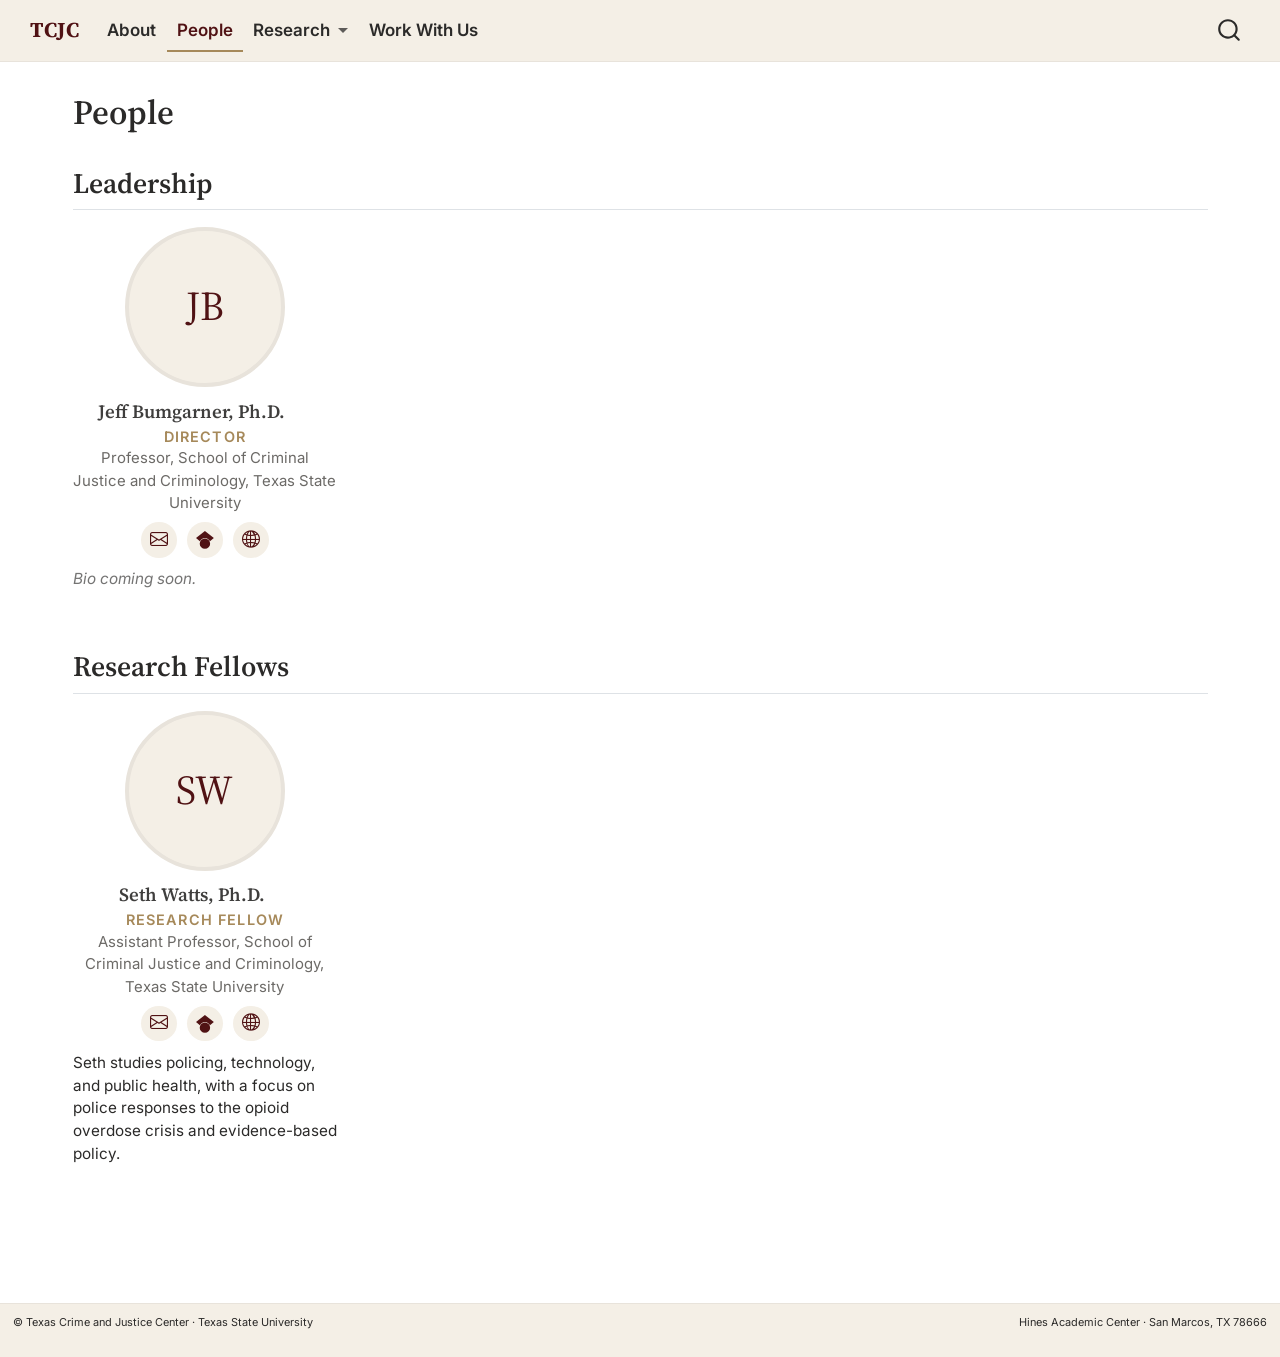
<file: people.html>
<!DOCTYPE html>
<html xmlns="http://www.w3.org/1999/xhtml" lang="en" xml:lang="en"><head>

<meta charset="utf-8">
<meta name="generator" content="quarto-1.7.34">

<meta name="viewport" content="width=device-width, initial-scale=1.0, user-scalable=yes">


<title>People – Texas Crime &amp; Justice Center</title>
<style>
code{white-space: pre-wrap;}
span.smallcaps{font-variant: small-caps;}
div.columns{display: flex; gap: min(4vw, 1.5em);}
div.column{flex: auto; overflow-x: auto;}
div.hanging-indent{margin-left: 1.5em; text-indent: -1.5em;}
ul.task-list{list-style: none;}
ul.task-list li input[type="checkbox"] {
  width: 0.8em;
  margin: 0 0.8em 0.2em -1em; /* quarto-specific, see https://github.com/quarto-dev/quarto-cli/issues/4556 */ 
  vertical-align: middle;
}
</style>


<script src="site_libs/quarto-nav/quarto-nav.js"></script>
<script src="site_libs/quarto-nav/headroom.min.js"></script>
<script src="site_libs/clipboard/clipboard.min.js"></script>
<script src="site_libs/quarto-search/autocomplete.umd.js"></script>
<script src="site_libs/quarto-search/fuse.min.js"></script>
<script src="site_libs/quarto-search/quarto-search.js"></script>
<meta name="quarto:offset" content="./">
<script src="site_libs/quarto-html/quarto.js" type="module"></script>
<script src="site_libs/quarto-html/tabsets/tabsets.js" type="module"></script>
<script src="site_libs/quarto-html/popper.min.js"></script>
<script src="site_libs/quarto-html/tippy.umd.min.js"></script>
<script src="site_libs/quarto-html/anchor.min.js"></script>
<link href="site_libs/quarto-html/tippy.css" rel="stylesheet">
<link href="site_libs/quarto-html/quarto-syntax-highlighting-c8ad9e5dbd60b7b70b38521ab19b7da4.css" rel="stylesheet" id="quarto-text-highlighting-styles">
<script src="site_libs/bootstrap/bootstrap.min.js"></script>
<link href="site_libs/bootstrap/bootstrap-icons.css" rel="stylesheet">
<link href="site_libs/bootstrap/bootstrap-6c6fbfbf1fed1e9fb80bd5b93b6b3cd9.min.css" rel="stylesheet" append-hash="true" id="quarto-bootstrap" data-mode="light">
<script id="quarto-search-options" type="application/json">{
  "location": "navbar",
  "copy-button": false,
  "collapse-after": 3,
  "panel-placement": "end",
  "type": "overlay",
  "limit": 50,
  "keyboard-shortcut": [
    "f",
    "/",
    "s"
  ],
  "show-item-context": false,
  "language": {
    "search-no-results-text": "No results",
    "search-matching-documents-text": "matching documents",
    "search-copy-link-title": "Copy link to search",
    "search-hide-matches-text": "Hide additional matches",
    "search-more-match-text": "more match in this document",
    "search-more-matches-text": "more matches in this document",
    "search-clear-button-title": "Clear",
    "search-text-placeholder": "",
    "search-detached-cancel-button-title": "Cancel",
    "search-submit-button-title": "Submit",
    "search-label": "Search"
  }
}</script>
<style>html{ scroll-behavior: smooth; }</style>


</head>

<body class="nav-fixed quarto-light">

<div id="quarto-search-results"></div>
  <header id="quarto-header" class="headroom fixed-top">
    <nav class="navbar navbar-expand-lg " data-bs-theme="dark">
      <div class="navbar-container container-fluid">
      <div class="navbar-brand-container mx-auto">
    <a class="navbar-brand" href="./index.html">
    <span class="navbar-title">TCJC</span>
    </a>
  </div>
            <div id="quarto-search" class="" title="Search"></div>
          <button class="navbar-toggler" type="button" data-bs-toggle="collapse" data-bs-target="#navbarCollapse" aria-controls="navbarCollapse" role="menu" aria-expanded="false" aria-label="Toggle navigation" onclick="if (window.quartoToggleHeadroom) { window.quartoToggleHeadroom(); }">
  <span class="navbar-toggler-icon"></span>
</button>
          <div class="collapse navbar-collapse" id="navbarCollapse">
            <ul class="navbar-nav navbar-nav-scroll me-auto">
  <li class="nav-item">
    <a class="nav-link" href="./about.html"> 
<span class="menu-text">About</span></a>
  </li>  
  <li class="nav-item">
    <a class="nav-link active" href="./people.html" aria-current="page"> 
<span class="menu-text">People</span></a>
  </li>  
  <li class="nav-item dropdown ">
    <a class="nav-link dropdown-toggle" href="#" id="nav-menu-research" role="link" data-bs-toggle="dropdown" aria-expanded="false">
 <span class="menu-text">Research</span>
    </a>
    <ul class="dropdown-menu" aria-labelledby="nav-menu-research">    
        <li>
    <a class="dropdown-item" href="./publications.html">
 <span class="dropdown-text">Publications</span></a>
  </li>  
        <li>
    <a class="dropdown-item" href="./projects.html">
 <span class="dropdown-text">Projects &amp; Grants</span></a>
  </li>  
    </ul>
  </li>
  <li class="nav-item">
    <a class="nav-link" href="./work-with-us.html"> 
<span class="menu-text">Work With Us</span></a>
  </li>  
</ul>
          </div> <!-- /navcollapse -->
            <div class="quarto-navbar-tools">
</div>
      </div> <!-- /container-fluid -->
    </nav>
</header>
<!-- content -->
<div id="quarto-content" class="quarto-container page-columns page-rows-contents page-layout-full page-navbar">
<!-- sidebar -->
<!-- margin-sidebar -->
    
<!-- main -->
<main class="content column-page" id="quarto-document-content">

<header id="title-block-header" class="quarto-title-block default">
<div class="quarto-title">
<h1 class="title">People</h1>
</div>



<div class="quarto-title-meta column-page">

    
  
    
  </div>
  


</header>


<section>
<section id="leadership" class="level2">
<h2 class="anchored" data-anchor-id="leadership">Leadership</h2>
<div class="people-grid">
<div class="person">
<span class="ph">JB</span>
<h3 class="anchored">
Jeff Bumgarner, Ph.D.
</h3>
<div class="role">
Director
</div>
<div class="aff">
Professor, School of Criminal Justice and Criminology, Texas State University
</div>
<div class="links">
<a href="mailto:jbbumgarner@txstate.edu" title="jbbumgarner@txstate.edu" aria-label="Email Jeff Bumgarner, Ph.D."><i class="bi bi-envelope"></i></a><a href="https://scholar.google.com/citations?user=AJeUBlMAAAAJ&amp;hl=en" title="Google Scholar" aria-label="Jeff Bumgarner, Ph.D. on Google Scholar"><svg viewbox="0 0 24 24" aria-hidden="true"><path d="M5.242 13.769L0 9.5 12 0l12 9.5-5.242 4.269C17.548 11.249 14.978 9.5 12 9.5c-2.977 0-5.548 1.748-6.758 4.269zM12 10a7 7 0 1 0 0 14 7 7 0 0 0 0-14z"></path></svg></a><a href="https://faculty.txst.edu/profile/2413790" title="Faculty profile" aria-label="Jeff Bumgarner, Ph.D. faculty profile"><i class="bi bi-globe2"></i></a>
</div>
<p class="bio tbd">
Bio coming soon.
</p>
</div>
</div>
</section>
<section id="research-fellows" class="level2">
<h2 class="anchored" data-anchor-id="research-fellows">Research Fellows</h2>
<div class="people-grid">
<div class="person">
<span class="ph">SW</span>
<h3 class="anchored">
Seth Watts, Ph.D.
</h3>
<div class="role">
Research Fellow
</div>
<div class="aff">
Assistant Professor, School of Criminal Justice and Criminology, Texas State University
</div>
<div class="links">
<a href="mailto:sbwatts@txstate.edu" title="sbwatts@txstate.edu" aria-label="Email Seth Watts, Ph.D."><i class="bi bi-envelope"></i></a><a href="https://scholar.google.com/citations?user=_zgKKS0AAAAJ&amp;hl=en" title="Google Scholar" aria-label="Seth Watts, Ph.D. on Google Scholar"><svg viewbox="0 0 24 24" aria-hidden="true"><path d="M5.242 13.769L0 9.5 12 0l12 9.5-5.242 4.269C17.548 11.249 14.978 9.5 12 9.5c-2.977 0-5.548 1.748-6.758 4.269zM12 10a7 7 0 1 0 0 14 7 7 0 0 0 0-14z"></path></svg></a><a href="https://faculty.txst.edu/profile/2630442" title="Faculty profile" aria-label="Seth Watts, Ph.D. faculty profile"><i class="bi bi-globe2"></i></a>
</div>
<p class="bio">
Seth studies policing, technology, and public health, with a focus on police responses to the opioid overdose crisis and evidence-based policy.
</p>
</div>
</div>
</section>
</section>



</main> <!-- /main -->
<script id="quarto-html-after-body" type="application/javascript">
  window.document.addEventListener("DOMContentLoaded", function (event) {
    const icon = "";
    const anchorJS = new window.AnchorJS();
    anchorJS.options = {
      placement: 'right',
      icon: icon
    };
    anchorJS.add('.anchored');
    const isCodeAnnotation = (el) => {
      for (const clz of el.classList) {
        if (clz.startsWith('code-annotation-')) {                     
          return true;
        }
      }
      return false;
    }
    const onCopySuccess = function(e) {
      // button target
      const button = e.trigger;
      // don't keep focus
      button.blur();
      // flash "checked"
      button.classList.add('code-copy-button-checked');
      var currentTitle = button.getAttribute("title");
      button.setAttribute("title", "Copied!");
      let tooltip;
      if (window.bootstrap) {
        button.setAttribute("data-bs-toggle", "tooltip");
        button.setAttribute("data-bs-placement", "left");
        button.setAttribute("data-bs-title", "Copied!");
        tooltip = new bootstrap.Tooltip(button, 
          { trigger: "manual", 
            customClass: "code-copy-button-tooltip",
            offset: [0, -8]});
        tooltip.show();    
      }
      setTimeout(function() {
        if (tooltip) {
          tooltip.hide();
          button.removeAttribute("data-bs-title");
          button.removeAttribute("data-bs-toggle");
          button.removeAttribute("data-bs-placement");
        }
        button.setAttribute("title", currentTitle);
        button.classList.remove('code-copy-button-checked');
      }, 1000);
      // clear code selection
      e.clearSelection();
    }
    const getTextToCopy = function(trigger) {
        const codeEl = trigger.previousElementSibling.cloneNode(true);
        for (const childEl of codeEl.children) {
          if (isCodeAnnotation(childEl)) {
            childEl.remove();
          }
        }
        return codeEl.innerText;
    }
    const clipboard = new window.ClipboardJS('.code-copy-button:not([data-in-quarto-modal])', {
      text: getTextToCopy
    });
    clipboard.on('success', onCopySuccess);
    if (window.document.getElementById('quarto-embedded-source-code-modal')) {
      const clipboardModal = new window.ClipboardJS('.code-copy-button[data-in-quarto-modal]', {
        text: getTextToCopy,
        container: window.document.getElementById('quarto-embedded-source-code-modal')
      });
      clipboardModal.on('success', onCopySuccess);
    }
      var localhostRegex = new RegExp(/^(?:http|https):\/\/localhost\:?[0-9]*\//);
      var mailtoRegex = new RegExp(/^mailto:/);
        var filterRegex = new RegExp("https:\/\/txst-tcjc\.github\.io\/website\/");
      var isInternal = (href) => {
          return filterRegex.test(href) || localhostRegex.test(href) || mailtoRegex.test(href);
      }
      // Inspect non-navigation links and adorn them if external
     var links = window.document.querySelectorAll('a[href]:not(.nav-link):not(.navbar-brand):not(.toc-action):not(.sidebar-link):not(.sidebar-item-toggle):not(.pagination-link):not(.no-external):not([aria-hidden]):not(.dropdown-item):not(.quarto-navigation-tool):not(.about-link)');
      for (var i=0; i<links.length; i++) {
        const link = links[i];
        if (!isInternal(link.href)) {
          // undo the damage that might have been done by quarto-nav.js in the case of
          // links that we want to consider external
          if (link.dataset.originalHref !== undefined) {
            link.href = link.dataset.originalHref;
          }
            // target, if specified
            link.setAttribute("target", "_blank");
            if (link.getAttribute("rel") === null) {
              link.setAttribute("rel", "noopener");
            }
        }
      }
    function tippyHover(el, contentFn, onTriggerFn, onUntriggerFn) {
      const config = {
        allowHTML: true,
        maxWidth: 500,
        delay: 100,
        arrow: false,
        appendTo: function(el) {
            return el.parentElement;
        },
        interactive: true,
        interactiveBorder: 10,
        theme: 'quarto',
        placement: 'bottom-start',
      };
      if (contentFn) {
        config.content = contentFn;
      }
      if (onTriggerFn) {
        config.onTrigger = onTriggerFn;
      }
      if (onUntriggerFn) {
        config.onUntrigger = onUntriggerFn;
      }
      window.tippy(el, config); 
    }
    const noterefs = window.document.querySelectorAll('a[role="doc-noteref"]');
    for (var i=0; i<noterefs.length; i++) {
      const ref = noterefs[i];
      tippyHover(ref, function() {
        // use id or data attribute instead here
        let href = ref.getAttribute('data-footnote-href') || ref.getAttribute('href');
        try { href = new URL(href).hash; } catch {}
        const id = href.replace(/^#\/?/, "");
        const note = window.document.getElementById(id);
        if (note) {
          return note.innerHTML;
        } else {
          return "";
        }
      });
    }
    const xrefs = window.document.querySelectorAll('a.quarto-xref');
    const processXRef = (id, note) => {
      // Strip column container classes
      const stripColumnClz = (el) => {
        el.classList.remove("page-full", "page-columns");
        if (el.children) {
          for (const child of el.children) {
            stripColumnClz(child);
          }
        }
      }
      stripColumnClz(note)
      if (id === null || id.startsWith('sec-')) {
        // Special case sections, only their first couple elements
        const container = document.createElement("div");
        if (note.children && note.children.length > 2) {
          container.appendChild(note.children[0].cloneNode(true));
          for (let i = 1; i < note.children.length; i++) {
            const child = note.children[i];
            if (child.tagName === "P" && child.innerText === "") {
              continue;
            } else {
              container.appendChild(child.cloneNode(true));
              break;
            }
          }
          if (window.Quarto?.typesetMath) {
            window.Quarto.typesetMath(container);
          }
          return container.innerHTML
        } else {
          if (window.Quarto?.typesetMath) {
            window.Quarto.typesetMath(note);
          }
          return note.innerHTML;
        }
      } else {
        // Remove any anchor links if they are present
        const anchorLink = note.querySelector('a.anchorjs-link');
        if (anchorLink) {
          anchorLink.remove();
        }
        if (window.Quarto?.typesetMath) {
          window.Quarto.typesetMath(note);
        }
        if (note.classList.contains("callout")) {
          return note.outerHTML;
        } else {
          return note.innerHTML;
        }
      }
    }
    for (var i=0; i<xrefs.length; i++) {
      const xref = xrefs[i];
      tippyHover(xref, undefined, function(instance) {
        instance.disable();
        let url = xref.getAttribute('href');
        let hash = undefined; 
        if (url.startsWith('#')) {
          hash = url;
        } else {
          try { hash = new URL(url).hash; } catch {}
        }
        if (hash) {
          const id = hash.replace(/^#\/?/, "");
          const note = window.document.getElementById(id);
          if (note !== null) {
            try {
              const html = processXRef(id, note.cloneNode(true));
              instance.setContent(html);
            } finally {
              instance.enable();
              instance.show();
            }
          } else {
            // See if we can fetch this
            fetch(url.split('#')[0])
            .then(res => res.text())
            .then(html => {
              const parser = new DOMParser();
              const htmlDoc = parser.parseFromString(html, "text/html");
              const note = htmlDoc.getElementById(id);
              if (note !== null) {
                const html = processXRef(id, note);
                instance.setContent(html);
              } 
            }).finally(() => {
              instance.enable();
              instance.show();
            });
          }
        } else {
          // See if we can fetch a full url (with no hash to target)
          // This is a special case and we should probably do some content thinning / targeting
          fetch(url)
          .then(res => res.text())
          .then(html => {
            const parser = new DOMParser();
            const htmlDoc = parser.parseFromString(html, "text/html");
            const note = htmlDoc.querySelector('main.content');
            if (note !== null) {
              // This should only happen for chapter cross references
              // (since there is no id in the URL)
              // remove the first header
              if (note.children.length > 0 && note.children[0].tagName === "HEADER") {
                note.children[0].remove();
              }
              const html = processXRef(null, note);
              instance.setContent(html);
            } 
          }).finally(() => {
            instance.enable();
            instance.show();
          });
        }
      }, function(instance) {
      });
    }
        let selectedAnnoteEl;
        const selectorForAnnotation = ( cell, annotation) => {
          let cellAttr = 'data-code-cell="' + cell + '"';
          let lineAttr = 'data-code-annotation="' +  annotation + '"';
          const selector = 'span[' + cellAttr + '][' + lineAttr + ']';
          return selector;
        }
        const selectCodeLines = (annoteEl) => {
          const doc = window.document;
          const targetCell = annoteEl.getAttribute("data-target-cell");
          const targetAnnotation = annoteEl.getAttribute("data-target-annotation");
          const annoteSpan = window.document.querySelector(selectorForAnnotation(targetCell, targetAnnotation));
          const lines = annoteSpan.getAttribute("data-code-lines").split(",");
          const lineIds = lines.map((line) => {
            return targetCell + "-" + line;
          })
          let top = null;
          let height = null;
          let parent = null;
          if (lineIds.length > 0) {
              //compute the position of the single el (top and bottom and make a div)
              const el = window.document.getElementById(lineIds[0]);
              top = el.offsetTop;
              height = el.offsetHeight;
              parent = el.parentElement.parentElement;
            if (lineIds.length > 1) {
              const lastEl = window.document.getElementById(lineIds[lineIds.length - 1]);
              const bottom = lastEl.offsetTop + lastEl.offsetHeight;
              height = bottom - top;
            }
            if (top !== null && height !== null && parent !== null) {
              // cook up a div (if necessary) and position it 
              let div = window.document.getElementById("code-annotation-line-highlight");
              if (div === null) {
                div = window.document.createElement("div");
                div.setAttribute("id", "code-annotation-line-highlight");
                div.style.position = 'absolute';
                parent.appendChild(div);
              }
              div.style.top = top - 2 + "px";
              div.style.height = height + 4 + "px";
              div.style.left = 0;
              let gutterDiv = window.document.getElementById("code-annotation-line-highlight-gutter");
              if (gutterDiv === null) {
                gutterDiv = window.document.createElement("div");
                gutterDiv.setAttribute("id", "code-annotation-line-highlight-gutter");
                gutterDiv.style.position = 'absolute';
                const codeCell = window.document.getElementById(targetCell);
                const gutter = codeCell.querySelector('.code-annotation-gutter');
                gutter.appendChild(gutterDiv);
              }
              gutterDiv.style.top = top - 2 + "px";
              gutterDiv.style.height = height + 4 + "px";
            }
            selectedAnnoteEl = annoteEl;
          }
        };
        const unselectCodeLines = () => {
          const elementsIds = ["code-annotation-line-highlight", "code-annotation-line-highlight-gutter"];
          elementsIds.forEach((elId) => {
            const div = window.document.getElementById(elId);
            if (div) {
              div.remove();
            }
          });
          selectedAnnoteEl = undefined;
        };
          // Handle positioning of the toggle
      window.addEventListener(
        "resize",
        throttle(() => {
          elRect = undefined;
          if (selectedAnnoteEl) {
            selectCodeLines(selectedAnnoteEl);
          }
        }, 10)
      );
      function throttle(fn, ms) {
      let throttle = false;
      let timer;
        return (...args) => {
          if(!throttle) { // first call gets through
              fn.apply(this, args);
              throttle = true;
          } else { // all the others get throttled
              if(timer) clearTimeout(timer); // cancel #2
              timer = setTimeout(() => {
                fn.apply(this, args);
                timer = throttle = false;
              }, ms);
          }
        };
      }
        // Attach click handler to the DT
        const annoteDls = window.document.querySelectorAll('dt[data-target-cell]');
        for (const annoteDlNode of annoteDls) {
          annoteDlNode.addEventListener('click', (event) => {
            const clickedEl = event.target;
            if (clickedEl !== selectedAnnoteEl) {
              unselectCodeLines();
              const activeEl = window.document.querySelector('dt[data-target-cell].code-annotation-active');
              if (activeEl) {
                activeEl.classList.remove('code-annotation-active');
              }
              selectCodeLines(clickedEl);
              clickedEl.classList.add('code-annotation-active');
            } else {
              // Unselect the line
              unselectCodeLines();
              clickedEl.classList.remove('code-annotation-active');
            }
          });
        }
    const findCites = (el) => {
      const parentEl = el.parentElement;
      if (parentEl) {
        const cites = parentEl.dataset.cites;
        if (cites) {
          return {
            el,
            cites: cites.split(' ')
          };
        } else {
          return findCites(el.parentElement)
        }
      } else {
        return undefined;
      }
    };
    var bibliorefs = window.document.querySelectorAll('a[role="doc-biblioref"]');
    for (var i=0; i<bibliorefs.length; i++) {
      const ref = bibliorefs[i];
      const citeInfo = findCites(ref);
      if (citeInfo) {
        tippyHover(citeInfo.el, function() {
          var popup = window.document.createElement('div');
          citeInfo.cites.forEach(function(cite) {
            var citeDiv = window.document.createElement('div');
            citeDiv.classList.add('hanging-indent');
            citeDiv.classList.add('csl-entry');
            var biblioDiv = window.document.getElementById('ref-' + cite);
            if (biblioDiv) {
              citeDiv.innerHTML = biblioDiv.innerHTML;
            }
            popup.appendChild(citeDiv);
          });
          return popup.innerHTML;
        });
      }
    }
  });
  </script>
</div> <!-- /content -->
<footer class="footer">
  <div class="nav-footer">
    <div class="nav-footer-left">
<p>© Texas Crime and Justice Center · Texas State University</p>
</div>   
    <div class="nav-footer-center">
      &nbsp;
    </div>
    <div class="nav-footer-right">
<p>Hines Academic Center · San Marcos, TX 78666</p>
</div>
  </div>
</footer>




<script src="site_libs/quarto-html/zenscroll-min.js"></script>
</body></html>
</file>
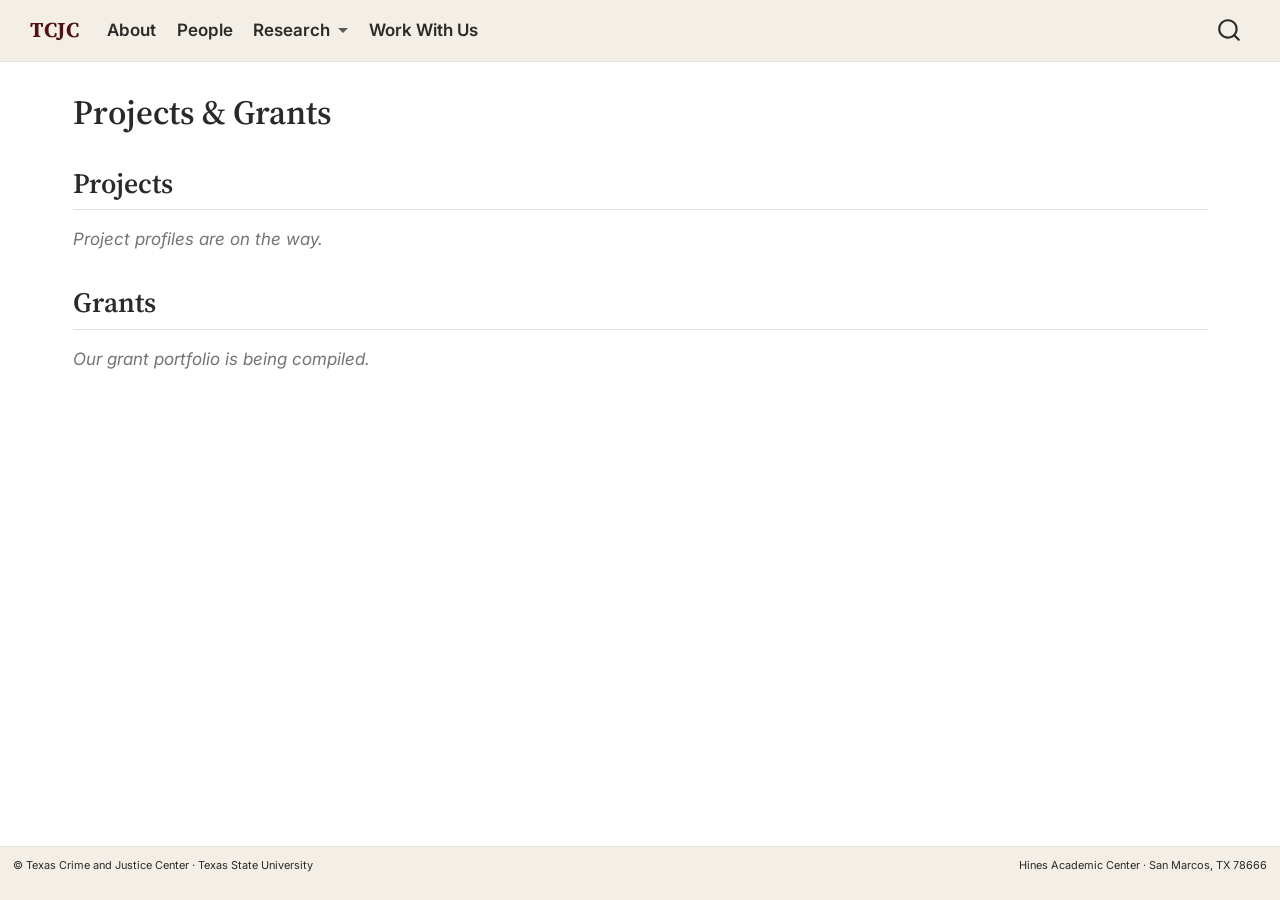
<file: projects.html>
<!DOCTYPE html>
<html xmlns="http://www.w3.org/1999/xhtml" lang="en" xml:lang="en"><head>

<meta charset="utf-8">
<meta name="generator" content="quarto-1.7.34">

<meta name="viewport" content="width=device-width, initial-scale=1.0, user-scalable=yes">


<title>Projects &amp; Grants – Texas Crime &amp; Justice Center</title>
<style>
code{white-space: pre-wrap;}
span.smallcaps{font-variant: small-caps;}
div.columns{display: flex; gap: min(4vw, 1.5em);}
div.column{flex: auto; overflow-x: auto;}
div.hanging-indent{margin-left: 1.5em; text-indent: -1.5em;}
ul.task-list{list-style: none;}
ul.task-list li input[type="checkbox"] {
  width: 0.8em;
  margin: 0 0.8em 0.2em -1em; /* quarto-specific, see https://github.com/quarto-dev/quarto-cli/issues/4556 */ 
  vertical-align: middle;
}
</style>


<script src="site_libs/quarto-nav/quarto-nav.js"></script>
<script src="site_libs/quarto-nav/headroom.min.js"></script>
<script src="site_libs/clipboard/clipboard.min.js"></script>
<script src="site_libs/quarto-search/autocomplete.umd.js"></script>
<script src="site_libs/quarto-search/fuse.min.js"></script>
<script src="site_libs/quarto-search/quarto-search.js"></script>
<meta name="quarto:offset" content="./">
<script src="site_libs/quarto-html/quarto.js" type="module"></script>
<script src="site_libs/quarto-html/tabsets/tabsets.js" type="module"></script>
<script src="site_libs/quarto-html/popper.min.js"></script>
<script src="site_libs/quarto-html/tippy.umd.min.js"></script>
<script src="site_libs/quarto-html/anchor.min.js"></script>
<link href="site_libs/quarto-html/tippy.css" rel="stylesheet">
<link href="site_libs/quarto-html/quarto-syntax-highlighting-c8ad9e5dbd60b7b70b38521ab19b7da4.css" rel="stylesheet" id="quarto-text-highlighting-styles">
<script src="site_libs/bootstrap/bootstrap.min.js"></script>
<link href="site_libs/bootstrap/bootstrap-icons.css" rel="stylesheet">
<link href="site_libs/bootstrap/bootstrap-6c6fbfbf1fed1e9fb80bd5b93b6b3cd9.min.css" rel="stylesheet" append-hash="true" id="quarto-bootstrap" data-mode="light">
<script id="quarto-search-options" type="application/json">{
  "location": "navbar",
  "copy-button": false,
  "collapse-after": 3,
  "panel-placement": "end",
  "type": "overlay",
  "limit": 50,
  "keyboard-shortcut": [
    "f",
    "/",
    "s"
  ],
  "show-item-context": false,
  "language": {
    "search-no-results-text": "No results",
    "search-matching-documents-text": "matching documents",
    "search-copy-link-title": "Copy link to search",
    "search-hide-matches-text": "Hide additional matches",
    "search-more-match-text": "more match in this document",
    "search-more-matches-text": "more matches in this document",
    "search-clear-button-title": "Clear",
    "search-text-placeholder": "",
    "search-detached-cancel-button-title": "Cancel",
    "search-submit-button-title": "Submit",
    "search-label": "Search"
  }
}</script>
<style>html{ scroll-behavior: smooth; }</style>


</head>

<body class="nav-fixed quarto-light">

<div id="quarto-search-results"></div>
  <header id="quarto-header" class="headroom fixed-top">
    <nav class="navbar navbar-expand-lg " data-bs-theme="dark">
      <div class="navbar-container container-fluid">
      <div class="navbar-brand-container mx-auto">
    <a class="navbar-brand" href="./index.html">
    <span class="navbar-title">TCJC</span>
    </a>
  </div>
            <div id="quarto-search" class="" title="Search"></div>
          <button class="navbar-toggler" type="button" data-bs-toggle="collapse" data-bs-target="#navbarCollapse" aria-controls="navbarCollapse" role="menu" aria-expanded="false" aria-label="Toggle navigation" onclick="if (window.quartoToggleHeadroom) { window.quartoToggleHeadroom(); }">
  <span class="navbar-toggler-icon"></span>
</button>
          <div class="collapse navbar-collapse" id="navbarCollapse">
            <ul class="navbar-nav navbar-nav-scroll me-auto">
  <li class="nav-item">
    <a class="nav-link" href="./about.html"> 
<span class="menu-text">About</span></a>
  </li>  
  <li class="nav-item">
    <a class="nav-link" href="./people.html"> 
<span class="menu-text">People</span></a>
  </li>  
  <li class="nav-item dropdown ">
    <a class="nav-link dropdown-toggle" href="#" id="nav-menu-research" role="link" data-bs-toggle="dropdown" aria-expanded="false">
 <span class="menu-text">Research</span>
    </a>
    <ul class="dropdown-menu" aria-labelledby="nav-menu-research">    
        <li>
    <a class="dropdown-item" href="./publications.html">
 <span class="dropdown-text">Publications</span></a>
  </li>  
        <li>
    <a class="dropdown-item" href="./projects.html">
 <span class="dropdown-text">Projects &amp; Grants</span></a>
  </li>  
    </ul>
  </li>
  <li class="nav-item">
    <a class="nav-link" href="./work-with-us.html"> 
<span class="menu-text">Work With Us</span></a>
  </li>  
</ul>
          </div> <!-- /navcollapse -->
            <div class="quarto-navbar-tools">
</div>
      </div> <!-- /container-fluid -->
    </nav>
</header>
<!-- content -->
<div id="quarto-content" class="quarto-container page-columns page-rows-contents page-layout-full page-navbar">
<!-- sidebar -->
<!-- margin-sidebar -->
    
<!-- main -->
<main class="content column-page" id="quarto-document-content">

<header id="title-block-header" class="quarto-title-block default">
<div class="quarto-title">
<h1 class="title">Projects &amp; Grants</h1>
</div>



<div class="quarto-title-meta column-page">

    
  
    
  </div>
  


</header>


<section>
<section id="projects" class="level2">
<h2 class="anchored" data-anchor-id="projects">Projects</h2>
<p class="tbd">
Project profiles are on the way.
</p>
</section>
<section id="grants" class="level2">
<h2 class="anchored" data-anchor-id="grants">Grants</h2>
<p class="tbd">
Our grant portfolio is being compiled.
</p>
</section>
</section>



</main> <!-- /main -->
<script id="quarto-html-after-body" type="application/javascript">
  window.document.addEventListener("DOMContentLoaded", function (event) {
    const icon = "";
    const anchorJS = new window.AnchorJS();
    anchorJS.options = {
      placement: 'right',
      icon: icon
    };
    anchorJS.add('.anchored');
    const isCodeAnnotation = (el) => {
      for (const clz of el.classList) {
        if (clz.startsWith('code-annotation-')) {                     
          return true;
        }
      }
      return false;
    }
    const onCopySuccess = function(e) {
      // button target
      const button = e.trigger;
      // don't keep focus
      button.blur();
      // flash "checked"
      button.classList.add('code-copy-button-checked');
      var currentTitle = button.getAttribute("title");
      button.setAttribute("title", "Copied!");
      let tooltip;
      if (window.bootstrap) {
        button.setAttribute("data-bs-toggle", "tooltip");
        button.setAttribute("data-bs-placement", "left");
        button.setAttribute("data-bs-title", "Copied!");
        tooltip = new bootstrap.Tooltip(button, 
          { trigger: "manual", 
            customClass: "code-copy-button-tooltip",
            offset: [0, -8]});
        tooltip.show();    
      }
      setTimeout(function() {
        if (tooltip) {
          tooltip.hide();
          button.removeAttribute("data-bs-title");
          button.removeAttribute("data-bs-toggle");
          button.removeAttribute("data-bs-placement");
        }
        button.setAttribute("title", currentTitle);
        button.classList.remove('code-copy-button-checked');
      }, 1000);
      // clear code selection
      e.clearSelection();
    }
    const getTextToCopy = function(trigger) {
        const codeEl = trigger.previousElementSibling.cloneNode(true);
        for (const childEl of codeEl.children) {
          if (isCodeAnnotation(childEl)) {
            childEl.remove();
          }
        }
        return codeEl.innerText;
    }
    const clipboard = new window.ClipboardJS('.code-copy-button:not([data-in-quarto-modal])', {
      text: getTextToCopy
    });
    clipboard.on('success', onCopySuccess);
    if (window.document.getElementById('quarto-embedded-source-code-modal')) {
      const clipboardModal = new window.ClipboardJS('.code-copy-button[data-in-quarto-modal]', {
        text: getTextToCopy,
        container: window.document.getElementById('quarto-embedded-source-code-modal')
      });
      clipboardModal.on('success', onCopySuccess);
    }
      var localhostRegex = new RegExp(/^(?:http|https):\/\/localhost\:?[0-9]*\//);
      var mailtoRegex = new RegExp(/^mailto:/);
        var filterRegex = new RegExp("https:\/\/txst-tcjc\.github\.io\/website\/");
      var isInternal = (href) => {
          return filterRegex.test(href) || localhostRegex.test(href) || mailtoRegex.test(href);
      }
      // Inspect non-navigation links and adorn them if external
     var links = window.document.querySelectorAll('a[href]:not(.nav-link):not(.navbar-brand):not(.toc-action):not(.sidebar-link):not(.sidebar-item-toggle):not(.pagination-link):not(.no-external):not([aria-hidden]):not(.dropdown-item):not(.quarto-navigation-tool):not(.about-link)');
      for (var i=0; i<links.length; i++) {
        const link = links[i];
        if (!isInternal(link.href)) {
          // undo the damage that might have been done by quarto-nav.js in the case of
          // links that we want to consider external
          if (link.dataset.originalHref !== undefined) {
            link.href = link.dataset.originalHref;
          }
            // target, if specified
            link.setAttribute("target", "_blank");
            if (link.getAttribute("rel") === null) {
              link.setAttribute("rel", "noopener");
            }
        }
      }
    function tippyHover(el, contentFn, onTriggerFn, onUntriggerFn) {
      const config = {
        allowHTML: true,
        maxWidth: 500,
        delay: 100,
        arrow: false,
        appendTo: function(el) {
            return el.parentElement;
        },
        interactive: true,
        interactiveBorder: 10,
        theme: 'quarto',
        placement: 'bottom-start',
      };
      if (contentFn) {
        config.content = contentFn;
      }
      if (onTriggerFn) {
        config.onTrigger = onTriggerFn;
      }
      if (onUntriggerFn) {
        config.onUntrigger = onUntriggerFn;
      }
      window.tippy(el, config); 
    }
    const noterefs = window.document.querySelectorAll('a[role="doc-noteref"]');
    for (var i=0; i<noterefs.length; i++) {
      const ref = noterefs[i];
      tippyHover(ref, function() {
        // use id or data attribute instead here
        let href = ref.getAttribute('data-footnote-href') || ref.getAttribute('href');
        try { href = new URL(href).hash; } catch {}
        const id = href.replace(/^#\/?/, "");
        const note = window.document.getElementById(id);
        if (note) {
          return note.innerHTML;
        } else {
          return "";
        }
      });
    }
    const xrefs = window.document.querySelectorAll('a.quarto-xref');
    const processXRef = (id, note) => {
      // Strip column container classes
      const stripColumnClz = (el) => {
        el.classList.remove("page-full", "page-columns");
        if (el.children) {
          for (const child of el.children) {
            stripColumnClz(child);
          }
        }
      }
      stripColumnClz(note)
      if (id === null || id.startsWith('sec-')) {
        // Special case sections, only their first couple elements
        const container = document.createElement("div");
        if (note.children && note.children.length > 2) {
          container.appendChild(note.children[0].cloneNode(true));
          for (let i = 1; i < note.children.length; i++) {
            const child = note.children[i];
            if (child.tagName === "P" && child.innerText === "") {
              continue;
            } else {
              container.appendChild(child.cloneNode(true));
              break;
            }
          }
          if (window.Quarto?.typesetMath) {
            window.Quarto.typesetMath(container);
          }
          return container.innerHTML
        } else {
          if (window.Quarto?.typesetMath) {
            window.Quarto.typesetMath(note);
          }
          return note.innerHTML;
        }
      } else {
        // Remove any anchor links if they are present
        const anchorLink = note.querySelector('a.anchorjs-link');
        if (anchorLink) {
          anchorLink.remove();
        }
        if (window.Quarto?.typesetMath) {
          window.Quarto.typesetMath(note);
        }
        if (note.classList.contains("callout")) {
          return note.outerHTML;
        } else {
          return note.innerHTML;
        }
      }
    }
    for (var i=0; i<xrefs.length; i++) {
      const xref = xrefs[i];
      tippyHover(xref, undefined, function(instance) {
        instance.disable();
        let url = xref.getAttribute('href');
        let hash = undefined; 
        if (url.startsWith('#')) {
          hash = url;
        } else {
          try { hash = new URL(url).hash; } catch {}
        }
        if (hash) {
          const id = hash.replace(/^#\/?/, "");
          const note = window.document.getElementById(id);
          if (note !== null) {
            try {
              const html = processXRef(id, note.cloneNode(true));
              instance.setContent(html);
            } finally {
              instance.enable();
              instance.show();
            }
          } else {
            // See if we can fetch this
            fetch(url.split('#')[0])
            .then(res => res.text())
            .then(html => {
              const parser = new DOMParser();
              const htmlDoc = parser.parseFromString(html, "text/html");
              const note = htmlDoc.getElementById(id);
              if (note !== null) {
                const html = processXRef(id, note);
                instance.setContent(html);
              } 
            }).finally(() => {
              instance.enable();
              instance.show();
            });
          }
        } else {
          // See if we can fetch a full url (with no hash to target)
          // This is a special case and we should probably do some content thinning / targeting
          fetch(url)
          .then(res => res.text())
          .then(html => {
            const parser = new DOMParser();
            const htmlDoc = parser.parseFromString(html, "text/html");
            const note = htmlDoc.querySelector('main.content');
            if (note !== null) {
              // This should only happen for chapter cross references
              // (since there is no id in the URL)
              // remove the first header
              if (note.children.length > 0 && note.children[0].tagName === "HEADER") {
                note.children[0].remove();
              }
              const html = processXRef(null, note);
              instance.setContent(html);
            } 
          }).finally(() => {
            instance.enable();
            instance.show();
          });
        }
      }, function(instance) {
      });
    }
        let selectedAnnoteEl;
        const selectorForAnnotation = ( cell, annotation) => {
          let cellAttr = 'data-code-cell="' + cell + '"';
          let lineAttr = 'data-code-annotation="' +  annotation + '"';
          const selector = 'span[' + cellAttr + '][' + lineAttr + ']';
          return selector;
        }
        const selectCodeLines = (annoteEl) => {
          const doc = window.document;
          const targetCell = annoteEl.getAttribute("data-target-cell");
          const targetAnnotation = annoteEl.getAttribute("data-target-annotation");
          const annoteSpan = window.document.querySelector(selectorForAnnotation(targetCell, targetAnnotation));
          const lines = annoteSpan.getAttribute("data-code-lines").split(",");
          const lineIds = lines.map((line) => {
            return targetCell + "-" + line;
          })
          let top = null;
          let height = null;
          let parent = null;
          if (lineIds.length > 0) {
              //compute the position of the single el (top and bottom and make a div)
              const el = window.document.getElementById(lineIds[0]);
              top = el.offsetTop;
              height = el.offsetHeight;
              parent = el.parentElement.parentElement;
            if (lineIds.length > 1) {
              const lastEl = window.document.getElementById(lineIds[lineIds.length - 1]);
              const bottom = lastEl.offsetTop + lastEl.offsetHeight;
              height = bottom - top;
            }
            if (top !== null && height !== null && parent !== null) {
              // cook up a div (if necessary) and position it 
              let div = window.document.getElementById("code-annotation-line-highlight");
              if (div === null) {
                div = window.document.createElement("div");
                div.setAttribute("id", "code-annotation-line-highlight");
                div.style.position = 'absolute';
                parent.appendChild(div);
              }
              div.style.top = top - 2 + "px";
              div.style.height = height + 4 + "px";
              div.style.left = 0;
              let gutterDiv = window.document.getElementById("code-annotation-line-highlight-gutter");
              if (gutterDiv === null) {
                gutterDiv = window.document.createElement("div");
                gutterDiv.setAttribute("id", "code-annotation-line-highlight-gutter");
                gutterDiv.style.position = 'absolute';
                const codeCell = window.document.getElementById(targetCell);
                const gutter = codeCell.querySelector('.code-annotation-gutter');
                gutter.appendChild(gutterDiv);
              }
              gutterDiv.style.top = top - 2 + "px";
              gutterDiv.style.height = height + 4 + "px";
            }
            selectedAnnoteEl = annoteEl;
          }
        };
        const unselectCodeLines = () => {
          const elementsIds = ["code-annotation-line-highlight", "code-annotation-line-highlight-gutter"];
          elementsIds.forEach((elId) => {
            const div = window.document.getElementById(elId);
            if (div) {
              div.remove();
            }
          });
          selectedAnnoteEl = undefined;
        };
          // Handle positioning of the toggle
      window.addEventListener(
        "resize",
        throttle(() => {
          elRect = undefined;
          if (selectedAnnoteEl) {
            selectCodeLines(selectedAnnoteEl);
          }
        }, 10)
      );
      function throttle(fn, ms) {
      let throttle = false;
      let timer;
        return (...args) => {
          if(!throttle) { // first call gets through
              fn.apply(this, args);
              throttle = true;
          } else { // all the others get throttled
              if(timer) clearTimeout(timer); // cancel #2
              timer = setTimeout(() => {
                fn.apply(this, args);
                timer = throttle = false;
              }, ms);
          }
        };
      }
        // Attach click handler to the DT
        const annoteDls = window.document.querySelectorAll('dt[data-target-cell]');
        for (const annoteDlNode of annoteDls) {
          annoteDlNode.addEventListener('click', (event) => {
            const clickedEl = event.target;
            if (clickedEl !== selectedAnnoteEl) {
              unselectCodeLines();
              const activeEl = window.document.querySelector('dt[data-target-cell].code-annotation-active');
              if (activeEl) {
                activeEl.classList.remove('code-annotation-active');
              }
              selectCodeLines(clickedEl);
              clickedEl.classList.add('code-annotation-active');
            } else {
              // Unselect the line
              unselectCodeLines();
              clickedEl.classList.remove('code-annotation-active');
            }
          });
        }
    const findCites = (el) => {
      const parentEl = el.parentElement;
      if (parentEl) {
        const cites = parentEl.dataset.cites;
        if (cites) {
          return {
            el,
            cites: cites.split(' ')
          };
        } else {
          return findCites(el.parentElement)
        }
      } else {
        return undefined;
      }
    };
    var bibliorefs = window.document.querySelectorAll('a[role="doc-biblioref"]');
    for (var i=0; i<bibliorefs.length; i++) {
      const ref = bibliorefs[i];
      const citeInfo = findCites(ref);
      if (citeInfo) {
        tippyHover(citeInfo.el, function() {
          var popup = window.document.createElement('div');
          citeInfo.cites.forEach(function(cite) {
            var citeDiv = window.document.createElement('div');
            citeDiv.classList.add('hanging-indent');
            citeDiv.classList.add('csl-entry');
            var biblioDiv = window.document.getElementById('ref-' + cite);
            if (biblioDiv) {
              citeDiv.innerHTML = biblioDiv.innerHTML;
            }
            popup.appendChild(citeDiv);
          });
          return popup.innerHTML;
        });
      }
    }
  });
  </script>
</div> <!-- /content -->
<footer class="footer">
  <div class="nav-footer">
    <div class="nav-footer-left">
<p>© Texas Crime and Justice Center · Texas State University</p>
</div>   
    <div class="nav-footer-center">
      &nbsp;
    </div>
    <div class="nav-footer-right">
<p>Hines Academic Center · San Marcos, TX 78666</p>
</div>
  </div>
</footer>




<script src="site_libs/quarto-html/zenscroll-min.js"></script>
</body></html>
</file>
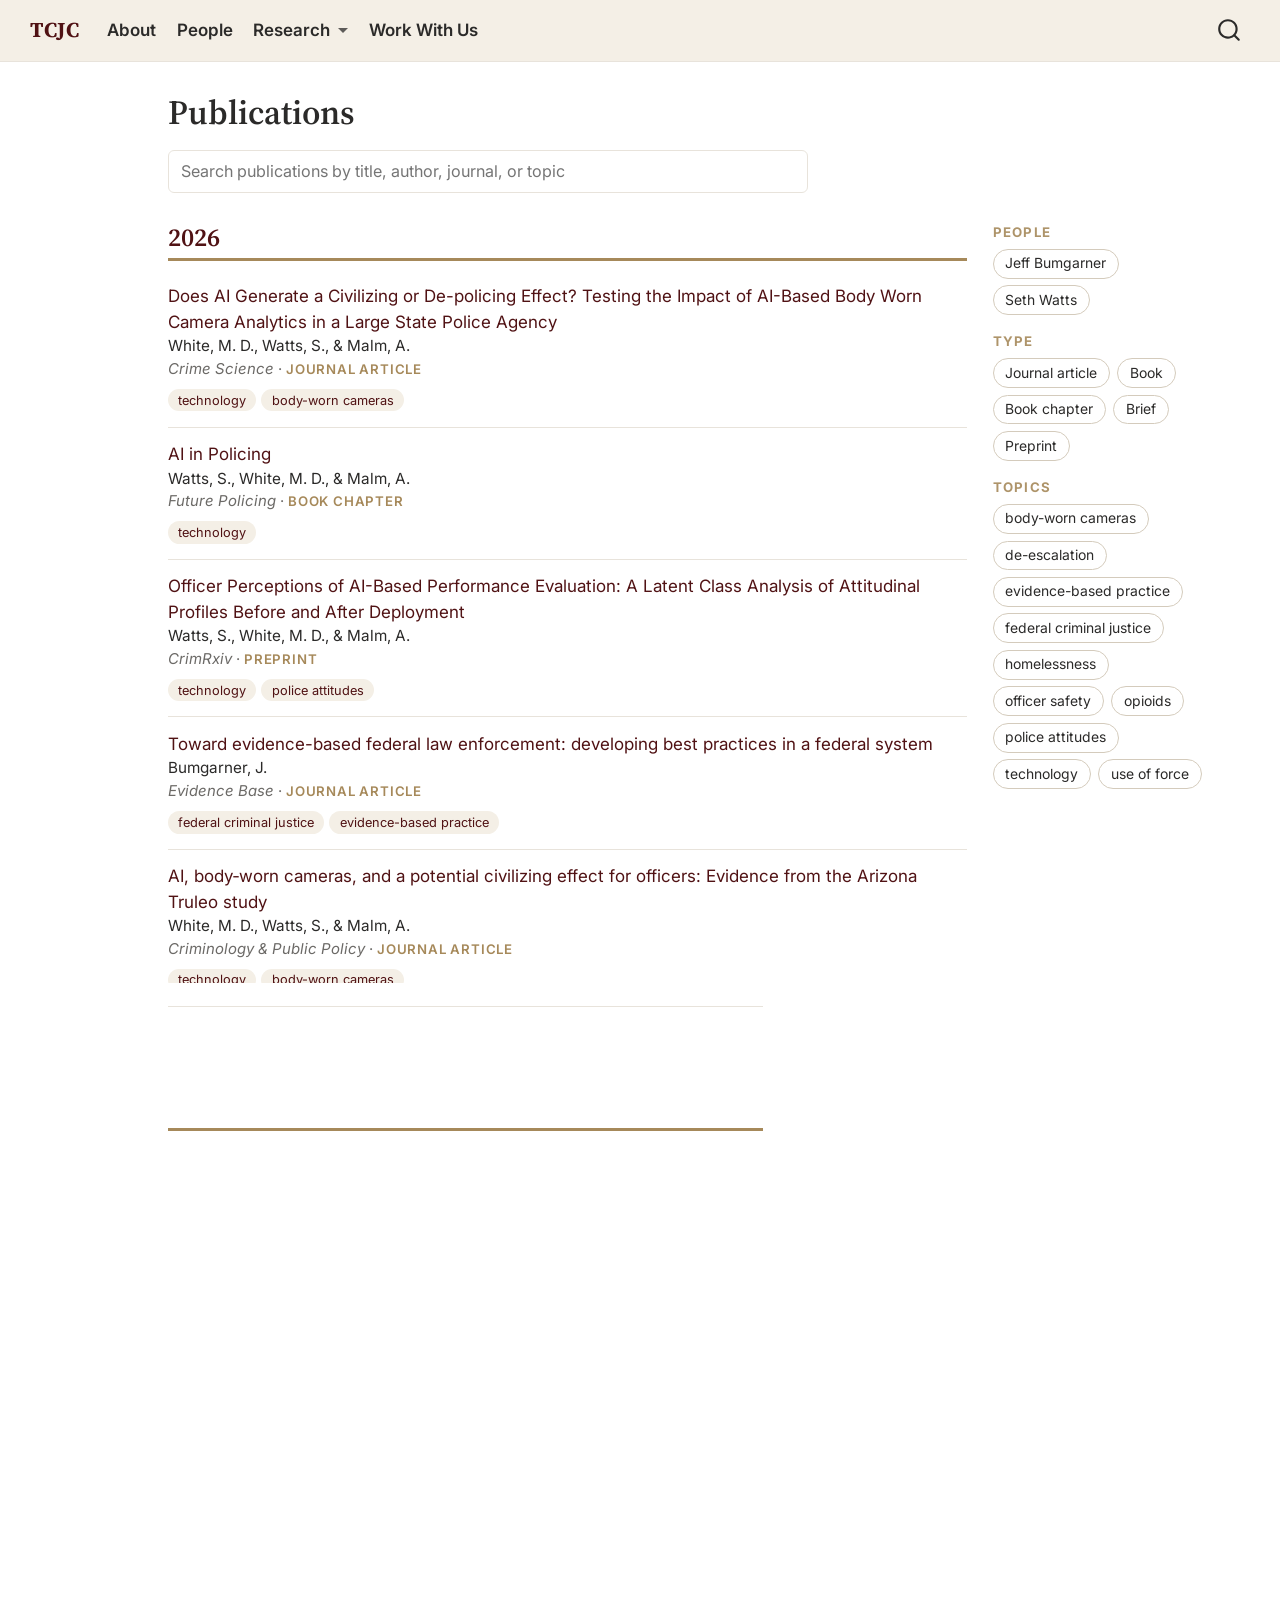
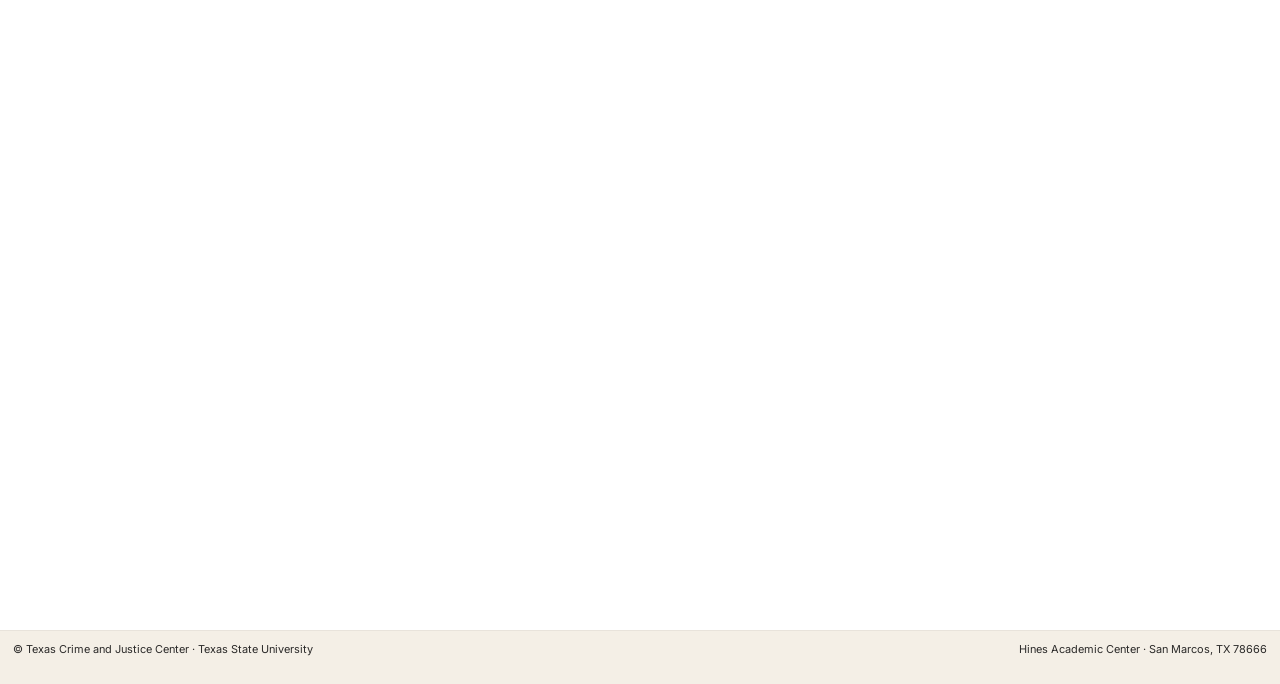
<file: publications.html>
<!DOCTYPE html>
<html xmlns="http://www.w3.org/1999/xhtml" lang="en" xml:lang="en"><head>

<meta charset="utf-8">
<meta name="generator" content="quarto-1.7.34">

<meta name="viewport" content="width=device-width, initial-scale=1.0, user-scalable=yes">


<title>Publications – Texas Crime &amp; Justice Center</title>
<style>
code{white-space: pre-wrap;}
span.smallcaps{font-variant: small-caps;}
div.columns{display: flex; gap: min(4vw, 1.5em);}
div.column{flex: auto; overflow-x: auto;}
div.hanging-indent{margin-left: 1.5em; text-indent: -1.5em;}
ul.task-list{list-style: none;}
ul.task-list li input[type="checkbox"] {
  width: 0.8em;
  margin: 0 0.8em 0.2em -1em; /* quarto-specific, see https://github.com/quarto-dev/quarto-cli/issues/4556 */ 
  vertical-align: middle;
}
</style>


<script src="site_libs/quarto-nav/quarto-nav.js"></script>
<script src="site_libs/quarto-nav/headroom.min.js"></script>
<script src="site_libs/clipboard/clipboard.min.js"></script>
<script src="site_libs/quarto-search/autocomplete.umd.js"></script>
<script src="site_libs/quarto-search/fuse.min.js"></script>
<script src="site_libs/quarto-search/quarto-search.js"></script>
<meta name="quarto:offset" content="./">
<script src="site_libs/quarto-html/quarto.js" type="module"></script>
<script src="site_libs/quarto-html/tabsets/tabsets.js" type="module"></script>
<script src="site_libs/quarto-html/popper.min.js"></script>
<script src="site_libs/quarto-html/tippy.umd.min.js"></script>
<script src="site_libs/quarto-html/anchor.min.js"></script>
<link href="site_libs/quarto-html/tippy.css" rel="stylesheet">
<link href="site_libs/quarto-html/quarto-syntax-highlighting-c8ad9e5dbd60b7b70b38521ab19b7da4.css" rel="stylesheet" id="quarto-text-highlighting-styles">
<script src="site_libs/bootstrap/bootstrap.min.js"></script>
<link href="site_libs/bootstrap/bootstrap-icons.css" rel="stylesheet">
<link href="site_libs/bootstrap/bootstrap-6c6fbfbf1fed1e9fb80bd5b93b6b3cd9.min.css" rel="stylesheet" append-hash="true" id="quarto-bootstrap" data-mode="light">
<script id="quarto-search-options" type="application/json">{
  "location": "navbar",
  "copy-button": false,
  "collapse-after": 3,
  "panel-placement": "end",
  "type": "overlay",
  "limit": 50,
  "keyboard-shortcut": [
    "f",
    "/",
    "s"
  ],
  "show-item-context": false,
  "language": {
    "search-no-results-text": "No results",
    "search-matching-documents-text": "matching documents",
    "search-copy-link-title": "Copy link to search",
    "search-hide-matches-text": "Hide additional matches",
    "search-more-match-text": "more match in this document",
    "search-more-matches-text": "more matches in this document",
    "search-clear-button-title": "Clear",
    "search-text-placeholder": "",
    "search-detached-cancel-button-title": "Cancel",
    "search-submit-button-title": "Submit",
    "search-label": "Search"
  }
}</script>
<style>html{ scroll-behavior: smooth; }</style>


</head>

<body class="nav-fixed quarto-light">

<div id="quarto-search-results"></div>
  <header id="quarto-header" class="headroom fixed-top">
    <nav class="navbar navbar-expand-lg " data-bs-theme="dark">
      <div class="navbar-container container-fluid">
      <div class="navbar-brand-container mx-auto">
    <a class="navbar-brand" href="./index.html">
    <span class="navbar-title">TCJC</span>
    </a>
  </div>
            <div id="quarto-search" class="" title="Search"></div>
          <button class="navbar-toggler" type="button" data-bs-toggle="collapse" data-bs-target="#navbarCollapse" aria-controls="navbarCollapse" role="menu" aria-expanded="false" aria-label="Toggle navigation" onclick="if (window.quartoToggleHeadroom) { window.quartoToggleHeadroom(); }">
  <span class="navbar-toggler-icon"></span>
</button>
          <div class="collapse navbar-collapse" id="navbarCollapse">
            <ul class="navbar-nav navbar-nav-scroll me-auto">
  <li class="nav-item">
    <a class="nav-link" href="./about.html"> 
<span class="menu-text">About</span></a>
  </li>  
  <li class="nav-item">
    <a class="nav-link" href="./people.html"> 
<span class="menu-text">People</span></a>
  </li>  
  <li class="nav-item dropdown ">
    <a class="nav-link dropdown-toggle" href="#" id="nav-menu-research" role="link" data-bs-toggle="dropdown" aria-expanded="false">
 <span class="menu-text">Research</span>
    </a>
    <ul class="dropdown-menu" aria-labelledby="nav-menu-research">    
        <li>
    <a class="dropdown-item" href="./publications.html">
 <span class="dropdown-text">Publications</span></a>
  </li>  
        <li>
    <a class="dropdown-item" href="./projects.html">
 <span class="dropdown-text">Projects &amp; Grants</span></a>
  </li>  
    </ul>
  </li>
  <li class="nav-item">
    <a class="nav-link" href="./work-with-us.html"> 
<span class="menu-text">Work With Us</span></a>
  </li>  
</ul>
          </div> <!-- /navcollapse -->
            <div class="quarto-navbar-tools">
</div>
      </div> <!-- /container-fluid -->
    </nav>
</header>
<!-- content -->
<div id="quarto-content" class="quarto-container page-columns page-rows-contents page-layout-full page-navbar">
<!-- sidebar -->
<!-- margin-sidebar -->
    
<!-- main -->
<main class="content page-columns page-full column-body" id="quarto-document-content">

<header id="title-block-header" class="quarto-title-block default">
<div class="quarto-title">
<h1 class="title">Publications</h1>
</div>



<div class="quarto-title-meta column-body">

    
  
    
  </div>
  


</header>


<section class="column-page page-columns page-full">
<div class="pub-layout page-columns page-full">
<div class="pub-main">
<input type="search" id="pub-search" placeholder="Search publications by title, author, journal, or topic" aria-label="Search publications">
<section class="pub-year" data-year="2026">
<h2 class="anchored">
2026
</h2>
<ol class="pub-list">
<li class="pub" data-topics="technology body-worn-cameras" data-people="seth-watts" data-type="journal-article" data-text="does ai generate a civilizing or de-policing effect? testing the impact of ai-based body worn camera analytics in a large state police agency white, m. d., watts, s., &amp; malm, a. crime science journal article technology body-worn cameras seth watts">
<div class="pub-title">
<a href="https://doi.org/10.1186/s40163-026-00293-x">Does AI Generate a Civilizing or De-policing Effect? Testing the Impact of AI-Based Body Worn Camera Analytics in a Large State Police Agency</a>
</div>
<div class="pub-authors">
White, M. D., Watts, S., &amp; Malm, A.
</div>
<div class="pub-source">
<em>Crime Science</em> · <span class="pub-type">Journal article</span>
</div>
<div class="pub-tags">
<span class="tag">technology</span><span class="tag">body-worn cameras</span>
</div>
</li>
<li class="pub" data-topics="technology" data-people="seth-watts" data-type="book-chapter" data-text="ai in policing watts, s., white, m. d., &amp; malm, a. future policing book chapter technology seth watts">
<div class="pub-title">
<a href="https://doi.org/10.4324/9781003671312-14">AI in Policing</a>
</div>
<div class="pub-authors">
Watts, S., White, M. D., &amp; Malm, A.
</div>
<div class="pub-source">
<em>Future Policing</em> · <span class="pub-type">Book chapter</span>
</div>
<div class="pub-tags">
<span class="tag">technology</span>
</div>
</li>
<li class="pub" data-topics="technology police-attitudes" data-people="seth-watts" data-type="preprint" data-text="officer perceptions of ai-based performance evaluation: a latent class analysis of attitudinal profiles before and after deployment watts, s., white, m. d., &amp; malm, a. crimrxiv preprint technology police attitudes seth watts">
<div class="pub-title">
<a href="https://doi.org/10.21428/cb6ab371.67a771e2">Officer Perceptions of AI-Based Performance Evaluation: A Latent Class Analysis of Attitudinal Profiles Before and After Deployment</a>
</div>
<div class="pub-authors">
Watts, S., White, M. D., &amp; Malm, A.
</div>
<div class="pub-source">
<em>CrimRxiv</em> · <span class="pub-type">Preprint</span>
</div>
<div class="pub-tags">
<span class="tag">technology</span><span class="tag">police attitudes</span>
</div>
</li>
<li class="pub" data-topics="federal-criminal-justice evidence-based-practice" data-people="jeff-bumgarner" data-type="journal-article" data-text="toward evidence-based federal law enforcement: developing best practices in a federal system bumgarner, j. evidence base journal article federal criminal justice evidence-based practice jeff bumgarner">
<div class="pub-title">
<a href="https://doi.org/10.1080/30679125.2026.2674607">Toward evidence-based federal law enforcement: developing best practices in a federal system</a>
</div>
<div class="pub-authors">
Bumgarner, J.
</div>
<div class="pub-source">
<em>Evidence Base</em> · <span class="pub-type">Journal article</span>
</div>
<div class="pub-tags">
<span class="tag">federal criminal justice</span><span class="tag">evidence-based practice</span>
</div>
</li>
<li class="pub" data-topics="technology body-worn-cameras" data-people="seth-watts" data-type="journal-article" data-text="ai, body‐worn cameras, and a potential civilizing effect for officers: evidence from the arizona truleo study white, m. d., watts, s., &amp; malm, a. criminology &amp; public policy journal article technology body-worn cameras seth watts">
<div class="pub-title">
<a href="https://doi.org/10.1111/1745-9133.70018">AI, body‐worn cameras, and a potential civilizing effect for officers: Evidence from the Arizona Truleo study</a>
</div>
<div class="pub-authors">
White, M. D., Watts, S., &amp; Malm, A.
</div>
<div class="pub-source">
<em>Criminology &amp; Public Policy</em> · <span class="pub-type">Journal article</span>
</div>
<div class="pub-tags">
<span class="tag">technology</span><span class="tag">body-worn cameras</span>
</div>
</li>
<li class="pub" data-topics="technology body-worn-cameras police-attitudes" data-people="seth-watts" data-type="journal-article" data-text="officer acceptance and use of ai-driven body-worn camera footage review white, m. d., watts, s., malm, a., &amp; navarrete, g. b. american journal of criminal justice journal article technology body-worn cameras police attitudes seth watts">
<div class="pub-title">
<a href="https://doi.org/10.1007/s12103-025-09857-0">Officer Acceptance and Use of AI-Driven Body-Worn Camera Footage Review</a>
</div>
<div class="pub-authors">
White, M. D., Watts, S., Malm, A., &amp; Navarrete, G. B.
</div>
<div class="pub-source">
<em>American Journal of Criminal Justice</em> · <span class="pub-type">Journal article</span>
</div>
<div class="pub-tags">
<span class="tag">technology</span><span class="tag">body-worn cameras</span><span class="tag">police attitudes</span>
</div>
</li>
<li class="pub" data-topics="de-escalation" data-people="seth-watts" data-type="preprint" data-text="a comparative review of de-escalation training: what works and why watts, s., orosco, c., &amp; white, m. d. crimrxiv preprint de-escalation seth watts">
<div class="pub-title">
<a href="https://doi.org/10.21428/cb6ab371.d88be0db">A Comparative Review of De-escalation Training: What Works and Why</a>
</div>
<div class="pub-authors">
Watts, S., Orosco, C., &amp; White, M. D.
</div>
<div class="pub-source">
<em>CrimRxiv</em> · <span class="pub-type">Preprint</span>
</div>
<div class="pub-tags">
<span class="tag">de-escalation</span>
</div>
</li>
<li class="pub" data-topics="technology" data-people="seth-watts" data-type="preprint" data-text="ai in policing: capturing police performance (good and bad) in routine, rare, and novel events watts, s., white, m. d., &amp; malm, a. crimrxiv preprint technology seth watts">
<div class="pub-title">
<a href="https://doi.org/10.21428/cb6ab371.c691ef98">AI in Policing: Capturing Police Performance (Good and Bad) in Routine, Rare, and Novel Events</a>
</div>
<div class="pub-authors">
Watts, S., White, M. D., &amp; Malm, A.
</div>
<div class="pub-source">
<em>CrimRxiv</em> · <span class="pub-type">Preprint</span>
</div>
<div class="pub-tags">
<span class="tag">technology</span>
</div>
</li>
</ol>
<button type="button" class="show-more" hidden="">
</button>
</section>
<section class="pub-year" data-year="2025">
<h2 class="anchored">
2025
</h2>
<ol class="pub-list">
<li class="pub" data-topics="technology body-worn-cameras police-attitudes" data-people="seth-watts" data-type="journal-article" data-text="does automated feedback impact the acceptability of ai-generated police body worn camera review? an implementation science natural experiment watts, s., del pozo, b., white, m. d., &amp; malm, a. journal of experimental criminology journal article technology body-worn cameras police attitudes seth watts">
<div class="pub-title">
<a href="https://doi.org/10.1007/s11292-025-09711-7">Does automated feedback impact the acceptability of AI-generated police body worn camera review? An implementation science natural experiment</a>
</div>
<div class="pub-authors">
Watts, S., del Pozo, B., White, M. D., &amp; Malm, A.
</div>
<div class="pub-source">
<em>Journal of Experimental Criminology</em> · <span class="pub-type">Journal article</span>
</div>
<div class="pub-tags">
<span class="tag">technology</span><span class="tag">body-worn cameras</span><span class="tag">police attitudes</span>
</div>
</li>
<li class="pub" data-topics="federal-criminal-justice" data-people="jeff-bumgarner" data-type="book-chapter" data-text="american federal criminal justice bumgarner, j. routledge handbook of u.s. federal criminal justice book chapter federal criminal justice jeff bumgarner">
<div class="pub-title">
<a href="https://doi.org/10.4324/9781003360179-2">American Federal Criminal Justice</a>
</div>
<div class="pub-authors">
Bumgarner, J.
</div>
<div class="pub-source">
<em>Routledge Handbook of U.S. Federal Criminal Justice</em> · <span class="pub-type">Book chapter</span>
</div>
<div class="pub-tags">
<span class="tag">federal criminal justice</span>
</div>
</li>
<li class="pub" data-topics="federal-criminal-justice" data-people="jeff-bumgarner" data-type="book" data-text="routledge handbook of u.s. federal criminal justice bumgarner, j. routledge book federal criminal justice jeff bumgarner">
<div class="pub-title">
<a href="https://doi.org/10.4324/9781003360179">Routledge Handbook of U.S. Federal Criminal Justice</a>
</div>
<div class="pub-authors">
Bumgarner, J.
</div>
<div class="pub-source">
<em>Routledge</em> · <span class="pub-type">Book</span>
</div>
<div class="pub-tags">
<span class="tag">federal criminal justice</span>
</div>
</li>
<li class="pub" data-topics="federal-criminal-justice" data-people="jeff-bumgarner" data-type="book-chapter" data-text="special counsels bumgarner, j. routledge handbook of u.s. federal criminal justice book chapter federal criminal justice jeff bumgarner">
<div class="pub-title">
<a href="https://doi.org/10.4324/9781003360179-15">Special Counsels</a>
</div>
<div class="pub-authors">
Bumgarner, J.
</div>
<div class="pub-source">
<em>Routledge Handbook of U.S. Federal Criminal Justice</em> · <span class="pub-type">Book chapter</span>
</div>
<div class="pub-tags">
<span class="tag">federal criminal justice</span>
</div>
</li>
<li class="pub" data-topics="technology body-worn-cameras" data-people="seth-watts" data-type="preprint" data-text="an evaluation of truleo’s ai-based body-worn camera analytics white, m. d., watts, s., &amp; malm, a. crimrxiv preprint technology body-worn cameras seth watts">
<div class="pub-title">
<a href="https://doi.org/10.21428/cb6ab371.45f5258f">An Evaluation of Truleo’s AI-based Body-Worn Camera Analytics</a>
</div>
<div class="pub-authors">
White, M. D., Watts, S., &amp; Malm, A.
</div>
<div class="pub-source">
<em>CrimRxiv</em> · <span class="pub-type">Preprint</span>
</div>
<div class="pub-tags">
<span class="tag">technology</span><span class="tag">body-worn cameras</span>
</div>
</li>
<li class="pub" data-topics="homelessness" data-people="seth-watts" data-type="journal-article" data-text="does proximity to service providers impact punitivity in stop outcomes for individuals experiencing homelessness? brown, k. l., watts, s., turner, p. r., &amp; wallace, d. journal of crime and justice journal article homelessness seth watts">
<div class="pub-title">
<a href="https://doi.org/10.1080/0735648x.2024.2375371">Does proximity to service providers impact punitivity in stop outcomes for individuals experiencing homelessness?</a>
</div>
<div class="pub-authors">
Brown, K. L., Watts, S., Turner, P. R., &amp; Wallace, D.
</div>
<div class="pub-source">
<em>Journal of Crime and Justice</em> · <span class="pub-type">Journal article</span>
</div>
<div class="pub-tags">
<span class="tag">homelessness</span>
</div>
</li>
<li class="pub" data-topics="de-escalation use-of-force" data-people="seth-watts" data-type="journal-article" data-text="can police de-escalation training reduce use of force and citizen injury without compromising officer safety? white, m. d., orosco, c., &amp; watts, s. journal of experimental criminology journal article de-escalation use of force seth watts">
<div class="pub-title">
<a href="https://doi.org/10.1007/s11292-023-09584-8">Can police de-escalation training reduce use of force and citizen injury without compromising officer safety?</a>
</div>
<div class="pub-authors">
White, M. D., Orosco, C., &amp; Watts, S.
</div>
<div class="pub-source">
<em>Journal of Experimental Criminology</em> · <span class="pub-type">Journal article</span>
</div>
<div class="pub-tags">
<span class="tag">de-escalation</span><span class="tag">use of force</span>
</div>
</li>
<li class="pub" data-topics="de-escalation use-of-force" data-people="seth-watts" data-type="brief" data-text="can de-escalation training reduce use of force and injuries to citizens without risking officer safety? orosco, c., white, m. d., &amp; watts, s. applied police briefings brief de-escalation use of force seth watts">
<div class="pub-title">
<a href="https://doi.org/10.22215/apb.v1i3.4996">Can De-escalation Training Reduce Use of Force and Injuries to Citizens Without Risking Officer Safety?</a>
</div>
<div class="pub-authors">
Orosco, C., White, M. D., &amp; Watts, S.
</div>
<div class="pub-source">
<em>Applied Police Briefings</em> · <span class="pub-type">Brief</span>
</div>
<div class="pub-tags">
<span class="tag">de-escalation</span><span class="tag">use of force</span>
</div>
</li>
</ol>
<button type="button" class="show-more" hidden="">
</button>
</section>
<section class="pub-year" data-year="2024">
<h2 class="anchored">
2024
</h2>
<ol class="pub-list">
<li class="pub" data-topics="opioids police-attitudes" data-people="seth-watts" data-type="journal-article" data-text="who is fatigued? a repeated cross-sectional survey of officer attitudes towards people who use opioids, naloxone, and their role in responding to opioid overdoses watts, s., white, m. d., perrone, d., &amp; malm, a. journal of criminal justice journal article opioids police attitudes seth watts">
<div class="pub-title">
<a href="https://doi.org/10.1016/j.jcrimjus.2024.102308">Who is fatigued? A repeated cross-sectional survey of officer attitudes towards people who use opioids, naloxone, and their role in responding to opioid overdoses</a>
</div>
<div class="pub-authors">
Watts, S., White, M. D., Perrone, D., &amp; Malm, A.
</div>
<div class="pub-source">
<em>Journal of Criminal Justice</em> · <span class="pub-type">Journal article</span>
</div>
<div class="pub-tags">
<span class="tag">opioids</span><span class="tag">police attitudes</span>
</div>
</li>
<li class="pub" data-topics="de-escalation" data-people="seth-watts" data-type="brief" data-text="more than use of force: examining alternative outcomes for police de-escalation training white, m. d., orosco, c., &amp; watts, s. applied police briefings brief de-escalation seth watts">
<div class="pub-title">
<a href="https://doi.org/10.22215/apb.v1i2.5010">More Than Use of Force: Examining Alternative Outcomes for Police De-Escalation Training</a>
</div>
<div class="pub-authors">
White, M. D., Orosco, C., &amp; Watts, S.
</div>
<div class="pub-source">
<em>Applied Police Briefings</em> · <span class="pub-type">Brief</span>
</div>
<div class="pub-tags">
<span class="tag">de-escalation</span>
</div>
</li>
<li class="pub" data-topics="opioids body-worn-cameras" data-people="seth-watts" data-type="brief" data-text="understanding police involvement at opioid overdose incidents through body-worn camera footage watts, s., white, m. d., orosco, c., perrone, d., &amp; malm, a. applied police briefings brief opioids body-worn cameras seth watts">
<div class="pub-title">
<a href="https://doi.org/10.22215/apb.v1i2.5019">Understanding Police Involvement at Opioid Overdose Incidents Through Body-Worn Camera Footage</a>
</div>
<div class="pub-authors">
Watts, S., White, M. D., Orosco, C., Perrone, D., &amp; Malm, A.
</div>
<div class="pub-source">
<em>Applied Police Briefings</em> · <span class="pub-type">Brief</span>
</div>
<div class="pub-tags">
<span class="tag">opioids</span><span class="tag">body-worn cameras</span>
</div>
</li>
<li class="pub" data-topics="officer-safety" data-people="seth-watts" data-type="journal-article" data-text="a half-century investigation of police officer line-of-duty deaths: putting the recent spike in long-term context white, m. d., monk, k., &amp; watts, s. police practice and research journal article officer safety seth watts">
<div class="pub-title">
<a href="https://doi.org/10.1080/15614263.2023.2267728">A half-century investigation of police officer line-of-duty deaths: putting the recent spike in long-term context</a>
</div>
<div class="pub-authors">
White, M. D., Monk, K., &amp; Watts, S.
</div>
<div class="pub-source">
<em>Police Practice and Research</em> · <span class="pub-type">Journal article</span>
</div>
<div class="pub-tags">
<span class="tag">officer safety</span>
</div>
</li>
<li class="pub" data-topics="technology body-worn-cameras police-attitudes" data-people="seth-watts" data-type="journal-article" data-text="automating body-worn camera footage review through ai: baseline attitudes from a multisite randomized control trial watts, s., white, m. d., &amp; malm, a. policing: a journal of policy and practice journal article technology body-worn cameras police attitudes seth watts">
<div class="pub-title">
<a href="https://doi.org/10.1093/police/paae107">Automating body-worn camera footage review through AI: baseline attitudes from a multisite randomized control trial</a>
</div>
<div class="pub-authors">
Watts, S., White, M. D., &amp; Malm, A.
</div>
<div class="pub-source">
<em>Policing: A Journal of Policy and Practice</em> · <span class="pub-type">Journal article</span>
</div>
<div class="pub-tags">
<span class="tag">technology</span><span class="tag">body-worn cameras</span><span class="tag">police attitudes</span>
</div>
</li>
</ol>
<button type="button" class="show-more" hidden="">
</button>
</section>
<section class="pub-year" data-year="2023">
<h2 class="anchored">
2023
</h2>
<ol class="pub-list">
<li class="pub" data-topics="de-escalation" data-people="seth-watts" data-type="journal-article" data-text="beyond force and injuries: examining alternative (and important) outcomes for police de-escalation training white, m. d., orosco, c., &amp; watts, s. journal of criminal justice journal article de-escalation seth watts">
<div class="pub-title">
<a href="https://doi.org/10.1016/j.jcrimjus.2023.102129">Beyond force and injuries: Examining alternative (and important) outcomes for police De-escalation training</a>
</div>
<div class="pub-authors">
White, M. D., Orosco, C., &amp; Watts, S.
</div>
<div class="pub-source">
<em>Journal of Criminal Justice</em> · <span class="pub-type">Journal article</span>
</div>
<div class="pub-tags">
<span class="tag">de-escalation</span>
</div>
</li>
</ol>
<button type="button" class="show-more" hidden="">
</button>
</section>
<section class="pub-year" data-year="2022">
<h2 class="anchored">
2022
</h2>
<ol class="pub-list">
<li class="pub" data-topics="opioids body-worn-cameras" data-people="seth-watts" data-type="journal-article" data-text="leveraging body-worn camera footage to better understand opioid overdoses and the impact of police-administered naloxone white, m. d., watts, s., orosco, c., perrone, d., &amp; malm, a. american journal of public health journal article opioids body-worn cameras seth watts">
<div class="pub-title">
<a href="https://doi.org/10.2105/ajph.2022.306918">Leveraging Body-Worn Camera Footage to Better Understand Opioid Overdoses and the Impact of Police-Administered Naloxone</a>
</div>
<div class="pub-authors">
White, M. D., Watts, S., Orosco, C., Perrone, D., &amp; Malm, A.
</div>
<div class="pub-source">
<em>American Journal of Public Health</em> · <span class="pub-type">Journal article</span>
</div>
<div class="pub-tags">
<span class="tag">opioids</span><span class="tag">body-worn cameras</span>
</div>
</li>
<li class="pub" data-topics="body-worn-cameras" data-people="seth-watts" data-type="journal-article" data-text="investigating the prevalence and utility of police body-worn cameras in the george floyd protests gaub, j. e., white, m., malm, a., watts, s., &amp; brown, k. l. policing: an international journal journal article body-worn cameras seth watts">
<div class="pub-title">
<a href="https://doi.org/10.1108/pijpsm-10-2021-0151">Investigating the prevalence and utility of police body-worn cameras in the George Floyd protests</a>
</div>
<div class="pub-authors">
Gaub, J. E., White, M., Malm, A., Watts, S., &amp; Brown, K. L.
</div>
<div class="pub-source">
<em>Policing: An International Journal</em> · <span class="pub-type">Journal article</span>
</div>
<div class="pub-tags">
<span class="tag">body-worn cameras</span>
</div>
</li>
</ol>
<button type="button" class="show-more" hidden="">
</button>
</section>
<section class="pub-year" data-year="2021">
<h2 class="anchored">
2021
</h2>
<ol class="pub-list">
<li class="pub" data-topics="opioids" data-people="seth-watts" data-type="journal-article" data-text="moving beyond narcan: a police, social service, and researcher collaborative response to the opioid crisis white, m. d., perrone, d., watts, s., &amp; malm, a. american journal of criminal justice journal article opioids seth watts">
<div class="pub-title">
<a href="https://doi.org/10.1007/s12103-021-09625-w">Moving Beyond Narcan: A Police, Social Service, and Researcher Collaborative Response to the Opioid Crisis</a>
</div>
<div class="pub-authors">
White, M. D., Perrone, D., Watts, S., &amp; Malm, A.
</div>
<div class="pub-source">
<em>American Journal of Criminal Justice</em> · <span class="pub-type">Journal article</span>
</div>
<div class="pub-tags">
<span class="tag">opioids</span>
</div>
</li>
<li class="pub" data-topics="opioids police-attitudes" data-people="seth-watts" data-type="journal-article" data-text="narcan cops: officer perceptions of opioid use and willingness to carry naloxone white, m. d., perrone, d., malm, a., &amp; watts, s. journal of criminal justice journal article opioids police attitudes seth watts">
<div class="pub-title">
<a href="https://doi.org/10.1016/j.jcrimjus.2020.101778">Narcan cops: Officer perceptions of opioid use and willingness to carry naloxone</a>
</div>
<div class="pub-authors">
White, M. D., Perrone, D., Malm, A., &amp; Watts, S.
</div>
<div class="pub-source">
<em>Journal of Criminal Justice</em> · <span class="pub-type">Journal article</span>
</div>
<div class="pub-tags">
<span class="tag">opioids</span><span class="tag">police attitudes</span>
</div>
</li>
</ol>
<button type="button" class="show-more" hidden="">
</button>
</section>
<p class="no-results tbd" hidden="">
No publications match your search.
</p>
</div>
<aside class="pub-side">
<h4 class="anchored">
People
</h4>
<div class="chips">
<button type="button" class="chip" data-kind="people" data-val="jeff-bumgarner">
Jeff Bumgarner
</button>
<button type="button" class="chip" data-kind="people" data-val="seth-watts">
Seth Watts
</button>
</div>
<h4 class="anchored">
Type
</h4>
<div class="chips">
<button type="button" class="chip" data-kind="type" data-val="journal-article">
Journal article
</button>
<button type="button" class="chip" data-kind="type" data-val="book">
Book
</button>
<button type="button" class="chip" data-kind="type" data-val="book-chapter">
Book chapter
</button>
<button type="button" class="chip" data-kind="type" data-val="brief">
Brief
</button>
<button type="button" class="chip" data-kind="type" data-val="preprint">
Preprint
</button>
</div>
<h4 class="anchored">
Topics
</h4>
<div class="chips">
<button type="button" class="chip" data-kind="topics" data-val="body-worn-cameras">
body-worn cameras
</button>
<button type="button" class="chip" data-kind="topics" data-val="de-escalation">
de-escalation
</button>
<button type="button" class="chip" data-kind="topics" data-val="evidence-based-practice">
evidence-based practice
</button>
<button type="button" class="chip" data-kind="topics" data-val="federal-criminal-justice">
federal criminal justice
</button>
<button type="button" class="chip" data-kind="topics" data-val="homelessness">
homelessness
</button>
<button type="button" class="chip" data-kind="topics" data-val="officer-safety">
officer safety
</button>
<button type="button" class="chip" data-kind="topics" data-val="opioids">
opioids
</button>
<button type="button" class="chip" data-kind="topics" data-val="police-attitudes">
police attitudes
</button>
<button type="button" class="chip" data-kind="topics" data-val="technology">
technology
</button>
<button type="button" class="chip" data-kind="topics" data-val="use-of-force">
use of force
</button>
</div>
<button type="button" id="pub-clear" class="clear-btn" hidden="">
Clear filters
</button>
</aside>
</div>
<script>window.PUBS_PER_YEAR = 5;</script>
</section>
<script>
// Research page: search box + People/Topics filter chips + per-year "Show more".
// Filters combine as: search text AND (any selected person) AND (any selected type) AND (any selected topic).
(function () {
  const perYear = window.PUBS_PER_YEAR || 5;
  const search = document.getElementById('pub-search');
  if (!search) return;                       // no publications yet
  const chips = [...document.querySelectorAll('.pub-side .chip')];
  const clearBtn = document.getElementById('pub-clear');
  const expanded = new Set();                // years where "Show more" was clicked

  function selected(kind) {
    return chips.filter(c => c.dataset.kind === kind && c.classList.contains('on')).map(c => c.dataset.val);
  }
  function matches(li, q, people, topics, types) {
    if (q && !li.dataset.text.includes(q)) return false;
    const has = (attr, vals) => !vals.length || vals.some(v => li.dataset[attr].split(' ').includes(v));
    return has('people', people) && has('topics', topics) && has('type', types);
  }
  function render() {
    const q = search.value.trim().toLowerCase();
    const people = selected('people'), topics = selected('topics'), types = selected('type');
    let anyShown = false;
    document.querySelectorAll('.pub-year').forEach(sec => {
      const year = sec.dataset.year;
      const hits = [...sec.querySelectorAll('.pub')].filter(li => matches(li, q, people, topics, types));
      sec.querySelectorAll('.pub').forEach(li => li.hidden = true);
      const limit = expanded.has(year) ? hits.length : perYear;
      hits.forEach((li, i) => li.hidden = i >= limit);
      sec.hidden = hits.length === 0;
      anyShown = anyShown || hits.length > 0;
      const btn = sec.querySelector('.show-more');
      const extra = hits.length - perYear;
      btn.hidden = extra <= 0;
      btn.textContent = expanded.has(year) ? 'Show fewer' : `Show ${extra} more from ${year}`;
    });
    document.querySelector('.no-results').hidden = anyShown;
    clearBtn.hidden = !(q || people.length || topics.length || types.length);
  }
  search.addEventListener('input', render);
  chips.forEach(c => c.addEventListener('click', () => { c.classList.toggle('on'); c.setAttribute('aria-pressed', c.classList.contains('on')); render(); }));
  document.querySelectorAll('.show-more').forEach(btn => btn.addEventListener('click', () => {
    const y = btn.closest('.pub-year').dataset.year;
    expanded.has(y) ? expanded.delete(y) : expanded.add(y);
    render();
  }));
  clearBtn.addEventListener('click', () => { search.value = ''; chips.forEach(c => c.classList.remove('on')); render(); });
  render();
})();
</script>



</main> <!-- /main -->
<script id="quarto-html-after-body" type="application/javascript">
  window.document.addEventListener("DOMContentLoaded", function (event) {
    const icon = "";
    const anchorJS = new window.AnchorJS();
    anchorJS.options = {
      placement: 'right',
      icon: icon
    };
    anchorJS.add('.anchored');
    const isCodeAnnotation = (el) => {
      for (const clz of el.classList) {
        if (clz.startsWith('code-annotation-')) {                     
          return true;
        }
      }
      return false;
    }
    const onCopySuccess = function(e) {
      // button target
      const button = e.trigger;
      // don't keep focus
      button.blur();
      // flash "checked"
      button.classList.add('code-copy-button-checked');
      var currentTitle = button.getAttribute("title");
      button.setAttribute("title", "Copied!");
      let tooltip;
      if (window.bootstrap) {
        button.setAttribute("data-bs-toggle", "tooltip");
        button.setAttribute("data-bs-placement", "left");
        button.setAttribute("data-bs-title", "Copied!");
        tooltip = new bootstrap.Tooltip(button, 
          { trigger: "manual", 
            customClass: "code-copy-button-tooltip",
            offset: [0, -8]});
        tooltip.show();    
      }
      setTimeout(function() {
        if (tooltip) {
          tooltip.hide();
          button.removeAttribute("data-bs-title");
          button.removeAttribute("data-bs-toggle");
          button.removeAttribute("data-bs-placement");
        }
        button.setAttribute("title", currentTitle);
        button.classList.remove('code-copy-button-checked');
      }, 1000);
      // clear code selection
      e.clearSelection();
    }
    const getTextToCopy = function(trigger) {
        const codeEl = trigger.previousElementSibling.cloneNode(true);
        for (const childEl of codeEl.children) {
          if (isCodeAnnotation(childEl)) {
            childEl.remove();
          }
        }
        return codeEl.innerText;
    }
    const clipboard = new window.ClipboardJS('.code-copy-button:not([data-in-quarto-modal])', {
      text: getTextToCopy
    });
    clipboard.on('success', onCopySuccess);
    if (window.document.getElementById('quarto-embedded-source-code-modal')) {
      const clipboardModal = new window.ClipboardJS('.code-copy-button[data-in-quarto-modal]', {
        text: getTextToCopy,
        container: window.document.getElementById('quarto-embedded-source-code-modal')
      });
      clipboardModal.on('success', onCopySuccess);
    }
      var localhostRegex = new RegExp(/^(?:http|https):\/\/localhost\:?[0-9]*\//);
      var mailtoRegex = new RegExp(/^mailto:/);
        var filterRegex = new RegExp("https:\/\/txst-tcjc\.github\.io\/website\/");
      var isInternal = (href) => {
          return filterRegex.test(href) || localhostRegex.test(href) || mailtoRegex.test(href);
      }
      // Inspect non-navigation links and adorn them if external
     var links = window.document.querySelectorAll('a[href]:not(.nav-link):not(.navbar-brand):not(.toc-action):not(.sidebar-link):not(.sidebar-item-toggle):not(.pagination-link):not(.no-external):not([aria-hidden]):not(.dropdown-item):not(.quarto-navigation-tool):not(.about-link)');
      for (var i=0; i<links.length; i++) {
        const link = links[i];
        if (!isInternal(link.href)) {
          // undo the damage that might have been done by quarto-nav.js in the case of
          // links that we want to consider external
          if (link.dataset.originalHref !== undefined) {
            link.href = link.dataset.originalHref;
          }
            // target, if specified
            link.setAttribute("target", "_blank");
            if (link.getAttribute("rel") === null) {
              link.setAttribute("rel", "noopener");
            }
        }
      }
    function tippyHover(el, contentFn, onTriggerFn, onUntriggerFn) {
      const config = {
        allowHTML: true,
        maxWidth: 500,
        delay: 100,
        arrow: false,
        appendTo: function(el) {
            return el.parentElement;
        },
        interactive: true,
        interactiveBorder: 10,
        theme: 'quarto',
        placement: 'bottom-start',
      };
      if (contentFn) {
        config.content = contentFn;
      }
      if (onTriggerFn) {
        config.onTrigger = onTriggerFn;
      }
      if (onUntriggerFn) {
        config.onUntrigger = onUntriggerFn;
      }
      window.tippy(el, config); 
    }
    const noterefs = window.document.querySelectorAll('a[role="doc-noteref"]');
    for (var i=0; i<noterefs.length; i++) {
      const ref = noterefs[i];
      tippyHover(ref, function() {
        // use id or data attribute instead here
        let href = ref.getAttribute('data-footnote-href') || ref.getAttribute('href');
        try { href = new URL(href).hash; } catch {}
        const id = href.replace(/^#\/?/, "");
        const note = window.document.getElementById(id);
        if (note) {
          return note.innerHTML;
        } else {
          return "";
        }
      });
    }
    const xrefs = window.document.querySelectorAll('a.quarto-xref');
    const processXRef = (id, note) => {
      // Strip column container classes
      const stripColumnClz = (el) => {
        el.classList.remove("page-full", "page-columns");
        if (el.children) {
          for (const child of el.children) {
            stripColumnClz(child);
          }
        }
      }
      stripColumnClz(note)
      if (id === null || id.startsWith('sec-')) {
        // Special case sections, only their first couple elements
        const container = document.createElement("div");
        if (note.children && note.children.length > 2) {
          container.appendChild(note.children[0].cloneNode(true));
          for (let i = 1; i < note.children.length; i++) {
            const child = note.children[i];
            if (child.tagName === "P" && child.innerText === "") {
              continue;
            } else {
              container.appendChild(child.cloneNode(true));
              break;
            }
          }
          if (window.Quarto?.typesetMath) {
            window.Quarto.typesetMath(container);
          }
          return container.innerHTML
        } else {
          if (window.Quarto?.typesetMath) {
            window.Quarto.typesetMath(note);
          }
          return note.innerHTML;
        }
      } else {
        // Remove any anchor links if they are present
        const anchorLink = note.querySelector('a.anchorjs-link');
        if (anchorLink) {
          anchorLink.remove();
        }
        if (window.Quarto?.typesetMath) {
          window.Quarto.typesetMath(note);
        }
        if (note.classList.contains("callout")) {
          return note.outerHTML;
        } else {
          return note.innerHTML;
        }
      }
    }
    for (var i=0; i<xrefs.length; i++) {
      const xref = xrefs[i];
      tippyHover(xref, undefined, function(instance) {
        instance.disable();
        let url = xref.getAttribute('href');
        let hash = undefined; 
        if (url.startsWith('#')) {
          hash = url;
        } else {
          try { hash = new URL(url).hash; } catch {}
        }
        if (hash) {
          const id = hash.replace(/^#\/?/, "");
          const note = window.document.getElementById(id);
          if (note !== null) {
            try {
              const html = processXRef(id, note.cloneNode(true));
              instance.setContent(html);
            } finally {
              instance.enable();
              instance.show();
            }
          } else {
            // See if we can fetch this
            fetch(url.split('#')[0])
            .then(res => res.text())
            .then(html => {
              const parser = new DOMParser();
              const htmlDoc = parser.parseFromString(html, "text/html");
              const note = htmlDoc.getElementById(id);
              if (note !== null) {
                const html = processXRef(id, note);
                instance.setContent(html);
              } 
            }).finally(() => {
              instance.enable();
              instance.show();
            });
          }
        } else {
          // See if we can fetch a full url (with no hash to target)
          // This is a special case and we should probably do some content thinning / targeting
          fetch(url)
          .then(res => res.text())
          .then(html => {
            const parser = new DOMParser();
            const htmlDoc = parser.parseFromString(html, "text/html");
            const note = htmlDoc.querySelector('main.content');
            if (note !== null) {
              // This should only happen for chapter cross references
              // (since there is no id in the URL)
              // remove the first header
              if (note.children.length > 0 && note.children[0].tagName === "HEADER") {
                note.children[0].remove();
              }
              const html = processXRef(null, note);
              instance.setContent(html);
            } 
          }).finally(() => {
            instance.enable();
            instance.show();
          });
        }
      }, function(instance) {
      });
    }
        let selectedAnnoteEl;
        const selectorForAnnotation = ( cell, annotation) => {
          let cellAttr = 'data-code-cell="' + cell + '"';
          let lineAttr = 'data-code-annotation="' +  annotation + '"';
          const selector = 'span[' + cellAttr + '][' + lineAttr + ']';
          return selector;
        }
        const selectCodeLines = (annoteEl) => {
          const doc = window.document;
          const targetCell = annoteEl.getAttribute("data-target-cell");
          const targetAnnotation = annoteEl.getAttribute("data-target-annotation");
          const annoteSpan = window.document.querySelector(selectorForAnnotation(targetCell, targetAnnotation));
          const lines = annoteSpan.getAttribute("data-code-lines").split(",");
          const lineIds = lines.map((line) => {
            return targetCell + "-" + line;
          })
          let top = null;
          let height = null;
          let parent = null;
          if (lineIds.length > 0) {
              //compute the position of the single el (top and bottom and make a div)
              const el = window.document.getElementById(lineIds[0]);
              top = el.offsetTop;
              height = el.offsetHeight;
              parent = el.parentElement.parentElement;
            if (lineIds.length > 1) {
              const lastEl = window.document.getElementById(lineIds[lineIds.length - 1]);
              const bottom = lastEl.offsetTop + lastEl.offsetHeight;
              height = bottom - top;
            }
            if (top !== null && height !== null && parent !== null) {
              // cook up a div (if necessary) and position it 
              let div = window.document.getElementById("code-annotation-line-highlight");
              if (div === null) {
                div = window.document.createElement("div");
                div.setAttribute("id", "code-annotation-line-highlight");
                div.style.position = 'absolute';
                parent.appendChild(div);
              }
              div.style.top = top - 2 + "px";
              div.style.height = height + 4 + "px";
              div.style.left = 0;
              let gutterDiv = window.document.getElementById("code-annotation-line-highlight-gutter");
              if (gutterDiv === null) {
                gutterDiv = window.document.createElement("div");
                gutterDiv.setAttribute("id", "code-annotation-line-highlight-gutter");
                gutterDiv.style.position = 'absolute';
                const codeCell = window.document.getElementById(targetCell);
                const gutter = codeCell.querySelector('.code-annotation-gutter');
                gutter.appendChild(gutterDiv);
              }
              gutterDiv.style.top = top - 2 + "px";
              gutterDiv.style.height = height + 4 + "px";
            }
            selectedAnnoteEl = annoteEl;
          }
        };
        const unselectCodeLines = () => {
          const elementsIds = ["code-annotation-line-highlight", "code-annotation-line-highlight-gutter"];
          elementsIds.forEach((elId) => {
            const div = window.document.getElementById(elId);
            if (div) {
              div.remove();
            }
          });
          selectedAnnoteEl = undefined;
        };
          // Handle positioning of the toggle
      window.addEventListener(
        "resize",
        throttle(() => {
          elRect = undefined;
          if (selectedAnnoteEl) {
            selectCodeLines(selectedAnnoteEl);
          }
        }, 10)
      );
      function throttle(fn, ms) {
      let throttle = false;
      let timer;
        return (...args) => {
          if(!throttle) { // first call gets through
              fn.apply(this, args);
              throttle = true;
          } else { // all the others get throttled
              if(timer) clearTimeout(timer); // cancel #2
              timer = setTimeout(() => {
                fn.apply(this, args);
                timer = throttle = false;
              }, ms);
          }
        };
      }
        // Attach click handler to the DT
        const annoteDls = window.document.querySelectorAll('dt[data-target-cell]');
        for (const annoteDlNode of annoteDls) {
          annoteDlNode.addEventListener('click', (event) => {
            const clickedEl = event.target;
            if (clickedEl !== selectedAnnoteEl) {
              unselectCodeLines();
              const activeEl = window.document.querySelector('dt[data-target-cell].code-annotation-active');
              if (activeEl) {
                activeEl.classList.remove('code-annotation-active');
              }
              selectCodeLines(clickedEl);
              clickedEl.classList.add('code-annotation-active');
            } else {
              // Unselect the line
              unselectCodeLines();
              clickedEl.classList.remove('code-annotation-active');
            }
          });
        }
    const findCites = (el) => {
      const parentEl = el.parentElement;
      if (parentEl) {
        const cites = parentEl.dataset.cites;
        if (cites) {
          return {
            el,
            cites: cites.split(' ')
          };
        } else {
          return findCites(el.parentElement)
        }
      } else {
        return undefined;
      }
    };
    var bibliorefs = window.document.querySelectorAll('a[role="doc-biblioref"]');
    for (var i=0; i<bibliorefs.length; i++) {
      const ref = bibliorefs[i];
      const citeInfo = findCites(ref);
      if (citeInfo) {
        tippyHover(citeInfo.el, function() {
          var popup = window.document.createElement('div');
          citeInfo.cites.forEach(function(cite) {
            var citeDiv = window.document.createElement('div');
            citeDiv.classList.add('hanging-indent');
            citeDiv.classList.add('csl-entry');
            var biblioDiv = window.document.getElementById('ref-' + cite);
            if (biblioDiv) {
              citeDiv.innerHTML = biblioDiv.innerHTML;
            }
            popup.appendChild(citeDiv);
          });
          return popup.innerHTML;
        });
      }
    }
  });
  </script>
</div> <!-- /content -->
<footer class="footer">
  <div class="nav-footer">
    <div class="nav-footer-left">
<p>© Texas Crime and Justice Center · Texas State University</p>
</div>   
    <div class="nav-footer-center">
      &nbsp;
    </div>
    <div class="nav-footer-right">
<p>Hines Academic Center · San Marcos, TX 78666</p>
</div>
  </div>
</footer>




<script src="site_libs/quarto-html/zenscroll-min.js"></script>
</body></html>
</file>
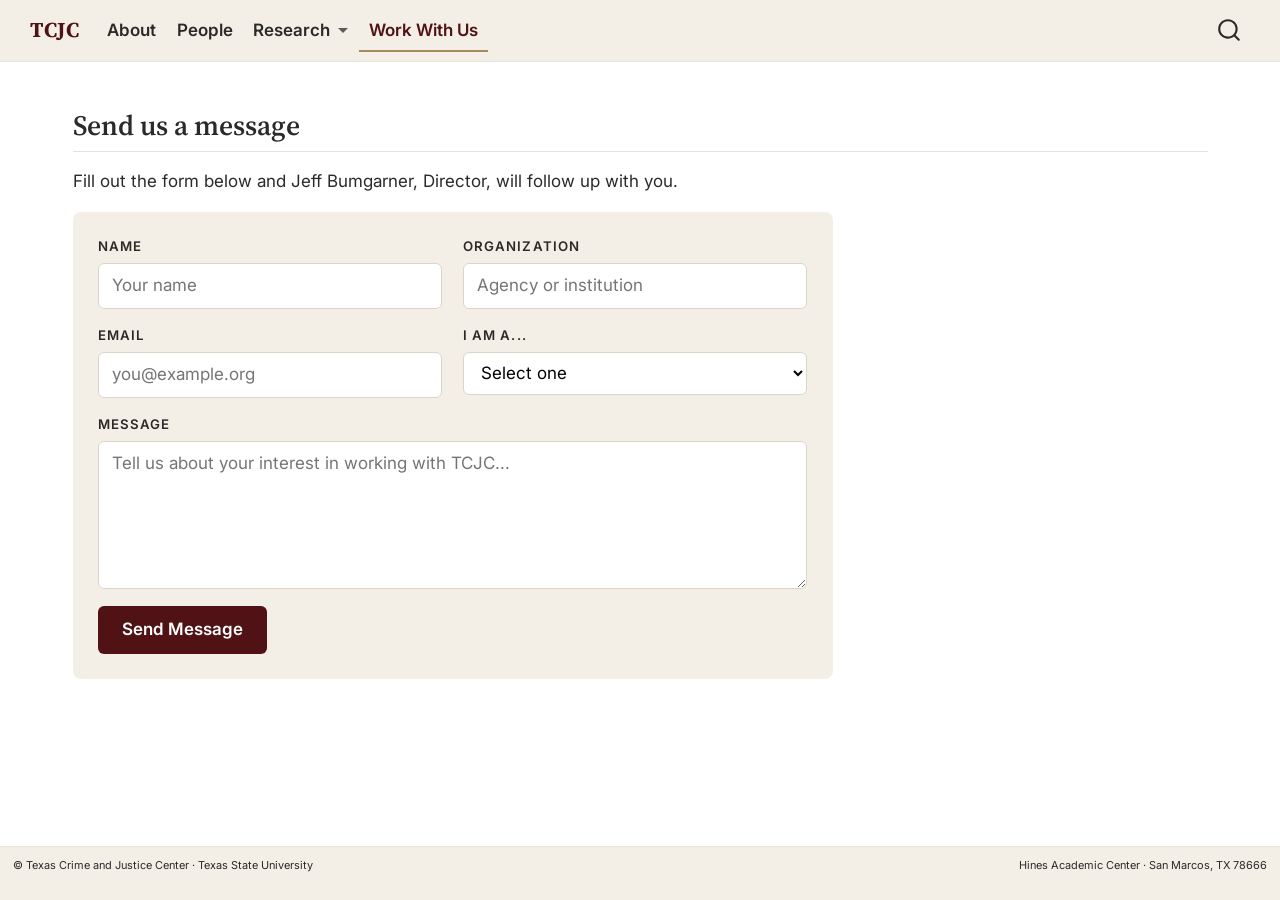
<file: work-with-us.html>
<!DOCTYPE html>
<html xmlns="http://www.w3.org/1999/xhtml" lang="en" xml:lang="en"><head>

<meta charset="utf-8">
<meta name="generator" content="quarto-1.7.34">

<meta name="viewport" content="width=device-width, initial-scale=1.0, user-scalable=yes">


<title>work-with-us – Texas Crime &amp; Justice Center</title>
<style>
code{white-space: pre-wrap;}
span.smallcaps{font-variant: small-caps;}
div.columns{display: flex; gap: min(4vw, 1.5em);}
div.column{flex: auto; overflow-x: auto;}
div.hanging-indent{margin-left: 1.5em; text-indent: -1.5em;}
ul.task-list{list-style: none;}
ul.task-list li input[type="checkbox"] {
  width: 0.8em;
  margin: 0 0.8em 0.2em -1em; /* quarto-specific, see https://github.com/quarto-dev/quarto-cli/issues/4556 */ 
  vertical-align: middle;
}
</style>


<script src="site_libs/quarto-nav/quarto-nav.js"></script>
<script src="site_libs/quarto-nav/headroom.min.js"></script>
<script src="site_libs/clipboard/clipboard.min.js"></script>
<script src="site_libs/quarto-search/autocomplete.umd.js"></script>
<script src="site_libs/quarto-search/fuse.min.js"></script>
<script src="site_libs/quarto-search/quarto-search.js"></script>
<meta name="quarto:offset" content="./">
<script src="site_libs/quarto-html/quarto.js" type="module"></script>
<script src="site_libs/quarto-html/tabsets/tabsets.js" type="module"></script>
<script src="site_libs/quarto-html/popper.min.js"></script>
<script src="site_libs/quarto-html/tippy.umd.min.js"></script>
<script src="site_libs/quarto-html/anchor.min.js"></script>
<link href="site_libs/quarto-html/tippy.css" rel="stylesheet">
<link href="site_libs/quarto-html/quarto-syntax-highlighting-c8ad9e5dbd60b7b70b38521ab19b7da4.css" rel="stylesheet" id="quarto-text-highlighting-styles">
<script src="site_libs/bootstrap/bootstrap.min.js"></script>
<link href="site_libs/bootstrap/bootstrap-icons.css" rel="stylesheet">
<link href="site_libs/bootstrap/bootstrap-6c6fbfbf1fed1e9fb80bd5b93b6b3cd9.min.css" rel="stylesheet" append-hash="true" id="quarto-bootstrap" data-mode="light">
<script id="quarto-search-options" type="application/json">{
  "location": "navbar",
  "copy-button": false,
  "collapse-after": 3,
  "panel-placement": "end",
  "type": "overlay",
  "limit": 50,
  "keyboard-shortcut": [
    "f",
    "/",
    "s"
  ],
  "show-item-context": false,
  "language": {
    "search-no-results-text": "No results",
    "search-matching-documents-text": "matching documents",
    "search-copy-link-title": "Copy link to search",
    "search-hide-matches-text": "Hide additional matches",
    "search-more-match-text": "more match in this document",
    "search-more-matches-text": "more matches in this document",
    "search-clear-button-title": "Clear",
    "search-text-placeholder": "",
    "search-detached-cancel-button-title": "Cancel",
    "search-submit-button-title": "Submit",
    "search-label": "Search"
  }
}</script>
<style>html{ scroll-behavior: smooth; }</style>


</head>

<body class="nav-fixed quarto-light">

<div id="quarto-search-results"></div>
  <header id="quarto-header" class="headroom fixed-top">
    <nav class="navbar navbar-expand-lg " data-bs-theme="dark">
      <div class="navbar-container container-fluid">
      <div class="navbar-brand-container mx-auto">
    <a class="navbar-brand" href="./index.html">
    <span class="navbar-title">TCJC</span>
    </a>
  </div>
            <div id="quarto-search" class="" title="Search"></div>
          <button class="navbar-toggler" type="button" data-bs-toggle="collapse" data-bs-target="#navbarCollapse" aria-controls="navbarCollapse" role="menu" aria-expanded="false" aria-label="Toggle navigation" onclick="if (window.quartoToggleHeadroom) { window.quartoToggleHeadroom(); }">
  <span class="navbar-toggler-icon"></span>
</button>
          <div class="collapse navbar-collapse" id="navbarCollapse">
            <ul class="navbar-nav navbar-nav-scroll me-auto">
  <li class="nav-item">
    <a class="nav-link" href="./about.html"> 
<span class="menu-text">About</span></a>
  </li>  
  <li class="nav-item">
    <a class="nav-link" href="./people.html"> 
<span class="menu-text">People</span></a>
  </li>  
  <li class="nav-item dropdown ">
    <a class="nav-link dropdown-toggle" href="#" id="nav-menu-research" role="link" data-bs-toggle="dropdown" aria-expanded="false">
 <span class="menu-text">Research</span>
    </a>
    <ul class="dropdown-menu" aria-labelledby="nav-menu-research">    
        <li>
    <a class="dropdown-item" href="./publications.html">
 <span class="dropdown-text">Publications</span></a>
  </li>  
        <li>
    <a class="dropdown-item" href="./projects.html">
 <span class="dropdown-text">Projects &amp; Grants</span></a>
  </li>  
    </ul>
  </li>
  <li class="nav-item">
    <a class="nav-link active" href="./work-with-us.html" aria-current="page"> 
<span class="menu-text">Work With Us</span></a>
  </li>  
</ul>
          </div> <!-- /navcollapse -->
            <div class="quarto-navbar-tools">
</div>
      </div> <!-- /container-fluid -->
    </nav>
</header>
<!-- content -->
<div id="quarto-content" class="quarto-container page-columns page-rows-contents page-layout-full page-navbar">
<!-- sidebar -->
<!-- margin-sidebar -->
    
<!-- main -->
<main class="content column-page" id="quarto-document-content"><header id="title-block-header" class="quarto-title-block"></header>




<section id="send-us-a-message" class="level2">
<h2 class="anchored" data-anchor-id="send-us-a-message">Send us a message</h2>
<p>Fill out the form below and Jeff Bumgarner, Director, will follow up with you.</p>
<!--
  Contact form. FORM_ENDPOINT is blank until a form service is set up
  (e.g., Formspree, as ALERRT uses). While blank, submitting opens the
  visitor's email app with the message pre-filled, addressed to CONTACT_EMAIL.
-->
<form class="contact-form" id="contact-form" method="POST" data-endpoint="" data-email="jbbumgarner@txstate.edu">
  <div class="form-row">
    <div class="form-group">
      <label for="cf-name">Name</label>
      <input type="text" id="cf-name" name="name" placeholder="Your name" required="">
    </div>
    <div class="form-group">
      <label for="cf-org">Organization</label>
      <input type="text" id="cf-org" name="organization" placeholder="Agency or institution">
    </div>
  </div>
  <div class="form-row">
    <div class="form-group">
      <label for="cf-email">Email</label>
      <input type="email" id="cf-email" name="email" placeholder="you@example.org" required="">
    </div>
    <div class="form-group">
      <label for="cf-type">I am a...</label>
      <select id="cf-type" name="inquiry_type">
        <option value="">Select one</option>
        <option>Agency / Organization</option>
        <option>Researcher / Academic</option>
        <option>Journalist / Media</option>
        <option>Other</option>
      </select>
    </div>
  </div>
  <div class="form-group">
    <label for="cf-message">Message</label>
    <textarea id="cf-message" name="message" rows="5" placeholder="Tell us about your interest in working with TCJC..." required=""></textarea>
  </div>
  <button type="submit" class="form-submit">Send Message</button>
  <p class="form-status" role="status" hidden=""></p>
</form>

<script>
(function () {
  const form = document.getElementById('contact-form');
  const status = form.querySelector('.form-status');
  form.addEventListener('submit', async (e) => {
    e.preventDefault();
    const f = new FormData(form);
    const endpoint = form.dataset.endpoint;
    if (endpoint) {
      // Form service configured: send it there
      try {
        const r = await fetch(endpoint, { method: 'POST', body: f, headers: { Accept: 'application/json' } });
        status.textContent = r.ok ? 'Thanks! Your message was sent, and we\'ll be in touch soon.' : 'Something went wrong. Please email us directly.';
      } catch (err) { status.textContent = 'Something went wrong. Please email us directly.'; }
      status.hidden = false;
      if (status.textContent.startsWith('Thanks')) form.reset();
    } else {
      // No form service yet: open the visitor's email app with the message filled in
      const subject = `TCJC inquiry${f.get('inquiry_type') ? ' (' + f.get('inquiry_type') + ')' : ''}`;
      const body = `${f.get('message')}\n\n${f.get('name')}${f.get('organization') ? ', ' + f.get('organization') : ''}\n${f.get('email')}`;
      window.location.href = `mailto:${form.dataset.email}?subject=${encodeURIComponent(subject)}&body=${encodeURIComponent(body)}`;
    }
  });
})();
</script>
</section>



</main> <!-- /main -->
<script id="quarto-html-after-body" type="application/javascript">
  window.document.addEventListener("DOMContentLoaded", function (event) {
    const icon = "";
    const anchorJS = new window.AnchorJS();
    anchorJS.options = {
      placement: 'right',
      icon: icon
    };
    anchorJS.add('.anchored');
    const isCodeAnnotation = (el) => {
      for (const clz of el.classList) {
        if (clz.startsWith('code-annotation-')) {                     
          return true;
        }
      }
      return false;
    }
    const onCopySuccess = function(e) {
      // button target
      const button = e.trigger;
      // don't keep focus
      button.blur();
      // flash "checked"
      button.classList.add('code-copy-button-checked');
      var currentTitle = button.getAttribute("title");
      button.setAttribute("title", "Copied!");
      let tooltip;
      if (window.bootstrap) {
        button.setAttribute("data-bs-toggle", "tooltip");
        button.setAttribute("data-bs-placement", "left");
        button.setAttribute("data-bs-title", "Copied!");
        tooltip = new bootstrap.Tooltip(button, 
          { trigger: "manual", 
            customClass: "code-copy-button-tooltip",
            offset: [0, -8]});
        tooltip.show();    
      }
      setTimeout(function() {
        if (tooltip) {
          tooltip.hide();
          button.removeAttribute("data-bs-title");
          button.removeAttribute("data-bs-toggle");
          button.removeAttribute("data-bs-placement");
        }
        button.setAttribute("title", currentTitle);
        button.classList.remove('code-copy-button-checked');
      }, 1000);
      // clear code selection
      e.clearSelection();
    }
    const getTextToCopy = function(trigger) {
        const codeEl = trigger.previousElementSibling.cloneNode(true);
        for (const childEl of codeEl.children) {
          if (isCodeAnnotation(childEl)) {
            childEl.remove();
          }
        }
        return codeEl.innerText;
    }
    const clipboard = new window.ClipboardJS('.code-copy-button:not([data-in-quarto-modal])', {
      text: getTextToCopy
    });
    clipboard.on('success', onCopySuccess);
    if (window.document.getElementById('quarto-embedded-source-code-modal')) {
      const clipboardModal = new window.ClipboardJS('.code-copy-button[data-in-quarto-modal]', {
        text: getTextToCopy,
        container: window.document.getElementById('quarto-embedded-source-code-modal')
      });
      clipboardModal.on('success', onCopySuccess);
    }
      var localhostRegex = new RegExp(/^(?:http|https):\/\/localhost\:?[0-9]*\//);
      var mailtoRegex = new RegExp(/^mailto:/);
        var filterRegex = new RegExp("https:\/\/txst-tcjc\.github\.io\/website\/");
      var isInternal = (href) => {
          return filterRegex.test(href) || localhostRegex.test(href) || mailtoRegex.test(href);
      }
      // Inspect non-navigation links and adorn them if external
     var links = window.document.querySelectorAll('a[href]:not(.nav-link):not(.navbar-brand):not(.toc-action):not(.sidebar-link):not(.sidebar-item-toggle):not(.pagination-link):not(.no-external):not([aria-hidden]):not(.dropdown-item):not(.quarto-navigation-tool):not(.about-link)');
      for (var i=0; i<links.length; i++) {
        const link = links[i];
        if (!isInternal(link.href)) {
          // undo the damage that might have been done by quarto-nav.js in the case of
          // links that we want to consider external
          if (link.dataset.originalHref !== undefined) {
            link.href = link.dataset.originalHref;
          }
            // target, if specified
            link.setAttribute("target", "_blank");
            if (link.getAttribute("rel") === null) {
              link.setAttribute("rel", "noopener");
            }
        }
      }
    function tippyHover(el, contentFn, onTriggerFn, onUntriggerFn) {
      const config = {
        allowHTML: true,
        maxWidth: 500,
        delay: 100,
        arrow: false,
        appendTo: function(el) {
            return el.parentElement;
        },
        interactive: true,
        interactiveBorder: 10,
        theme: 'quarto',
        placement: 'bottom-start',
      };
      if (contentFn) {
        config.content = contentFn;
      }
      if (onTriggerFn) {
        config.onTrigger = onTriggerFn;
      }
      if (onUntriggerFn) {
        config.onUntrigger = onUntriggerFn;
      }
      window.tippy(el, config); 
    }
    const noterefs = window.document.querySelectorAll('a[role="doc-noteref"]');
    for (var i=0; i<noterefs.length; i++) {
      const ref = noterefs[i];
      tippyHover(ref, function() {
        // use id or data attribute instead here
        let href = ref.getAttribute('data-footnote-href') || ref.getAttribute('href');
        try { href = new URL(href).hash; } catch {}
        const id = href.replace(/^#\/?/, "");
        const note = window.document.getElementById(id);
        if (note) {
          return note.innerHTML;
        } else {
          return "";
        }
      });
    }
    const xrefs = window.document.querySelectorAll('a.quarto-xref');
    const processXRef = (id, note) => {
      // Strip column container classes
      const stripColumnClz = (el) => {
        el.classList.remove("page-full", "page-columns");
        if (el.children) {
          for (const child of el.children) {
            stripColumnClz(child);
          }
        }
      }
      stripColumnClz(note)
      if (id === null || id.startsWith('sec-')) {
        // Special case sections, only their first couple elements
        const container = document.createElement("div");
        if (note.children && note.children.length > 2) {
          container.appendChild(note.children[0].cloneNode(true));
          for (let i = 1; i < note.children.length; i++) {
            const child = note.children[i];
            if (child.tagName === "P" && child.innerText === "") {
              continue;
            } else {
              container.appendChild(child.cloneNode(true));
              break;
            }
          }
          if (window.Quarto?.typesetMath) {
            window.Quarto.typesetMath(container);
          }
          return container.innerHTML
        } else {
          if (window.Quarto?.typesetMath) {
            window.Quarto.typesetMath(note);
          }
          return note.innerHTML;
        }
      } else {
        // Remove any anchor links if they are present
        const anchorLink = note.querySelector('a.anchorjs-link');
        if (anchorLink) {
          anchorLink.remove();
        }
        if (window.Quarto?.typesetMath) {
          window.Quarto.typesetMath(note);
        }
        if (note.classList.contains("callout")) {
          return note.outerHTML;
        } else {
          return note.innerHTML;
        }
      }
    }
    for (var i=0; i<xrefs.length; i++) {
      const xref = xrefs[i];
      tippyHover(xref, undefined, function(instance) {
        instance.disable();
        let url = xref.getAttribute('href');
        let hash = undefined; 
        if (url.startsWith('#')) {
          hash = url;
        } else {
          try { hash = new URL(url).hash; } catch {}
        }
        if (hash) {
          const id = hash.replace(/^#\/?/, "");
          const note = window.document.getElementById(id);
          if (note !== null) {
            try {
              const html = processXRef(id, note.cloneNode(true));
              instance.setContent(html);
            } finally {
              instance.enable();
              instance.show();
            }
          } else {
            // See if we can fetch this
            fetch(url.split('#')[0])
            .then(res => res.text())
            .then(html => {
              const parser = new DOMParser();
              const htmlDoc = parser.parseFromString(html, "text/html");
              const note = htmlDoc.getElementById(id);
              if (note !== null) {
                const html = processXRef(id, note);
                instance.setContent(html);
              } 
            }).finally(() => {
              instance.enable();
              instance.show();
            });
          }
        } else {
          // See if we can fetch a full url (with no hash to target)
          // This is a special case and we should probably do some content thinning / targeting
          fetch(url)
          .then(res => res.text())
          .then(html => {
            const parser = new DOMParser();
            const htmlDoc = parser.parseFromString(html, "text/html");
            const note = htmlDoc.querySelector('main.content');
            if (note !== null) {
              // This should only happen for chapter cross references
              // (since there is no id in the URL)
              // remove the first header
              if (note.children.length > 0 && note.children[0].tagName === "HEADER") {
                note.children[0].remove();
              }
              const html = processXRef(null, note);
              instance.setContent(html);
            } 
          }).finally(() => {
            instance.enable();
            instance.show();
          });
        }
      }, function(instance) {
      });
    }
        let selectedAnnoteEl;
        const selectorForAnnotation = ( cell, annotation) => {
          let cellAttr = 'data-code-cell="' + cell + '"';
          let lineAttr = 'data-code-annotation="' +  annotation + '"';
          const selector = 'span[' + cellAttr + '][' + lineAttr + ']';
          return selector;
        }
        const selectCodeLines = (annoteEl) => {
          const doc = window.document;
          const targetCell = annoteEl.getAttribute("data-target-cell");
          const targetAnnotation = annoteEl.getAttribute("data-target-annotation");
          const annoteSpan = window.document.querySelector(selectorForAnnotation(targetCell, targetAnnotation));
          const lines = annoteSpan.getAttribute("data-code-lines").split(",");
          const lineIds = lines.map((line) => {
            return targetCell + "-" + line;
          })
          let top = null;
          let height = null;
          let parent = null;
          if (lineIds.length > 0) {
              //compute the position of the single el (top and bottom and make a div)
              const el = window.document.getElementById(lineIds[0]);
              top = el.offsetTop;
              height = el.offsetHeight;
              parent = el.parentElement.parentElement;
            if (lineIds.length > 1) {
              const lastEl = window.document.getElementById(lineIds[lineIds.length - 1]);
              const bottom = lastEl.offsetTop + lastEl.offsetHeight;
              height = bottom - top;
            }
            if (top !== null && height !== null && parent !== null) {
              // cook up a div (if necessary) and position it 
              let div = window.document.getElementById("code-annotation-line-highlight");
              if (div === null) {
                div = window.document.createElement("div");
                div.setAttribute("id", "code-annotation-line-highlight");
                div.style.position = 'absolute';
                parent.appendChild(div);
              }
              div.style.top = top - 2 + "px";
              div.style.height = height + 4 + "px";
              div.style.left = 0;
              let gutterDiv = window.document.getElementById("code-annotation-line-highlight-gutter");
              if (gutterDiv === null) {
                gutterDiv = window.document.createElement("div");
                gutterDiv.setAttribute("id", "code-annotation-line-highlight-gutter");
                gutterDiv.style.position = 'absolute';
                const codeCell = window.document.getElementById(targetCell);
                const gutter = codeCell.querySelector('.code-annotation-gutter');
                gutter.appendChild(gutterDiv);
              }
              gutterDiv.style.top = top - 2 + "px";
              gutterDiv.style.height = height + 4 + "px";
            }
            selectedAnnoteEl = annoteEl;
          }
        };
        const unselectCodeLines = () => {
          const elementsIds = ["code-annotation-line-highlight", "code-annotation-line-highlight-gutter"];
          elementsIds.forEach((elId) => {
            const div = window.document.getElementById(elId);
            if (div) {
              div.remove();
            }
          });
          selectedAnnoteEl = undefined;
        };
          // Handle positioning of the toggle
      window.addEventListener(
        "resize",
        throttle(() => {
          elRect = undefined;
          if (selectedAnnoteEl) {
            selectCodeLines(selectedAnnoteEl);
          }
        }, 10)
      );
      function throttle(fn, ms) {
      let throttle = false;
      let timer;
        return (...args) => {
          if(!throttle) { // first call gets through
              fn.apply(this, args);
              throttle = true;
          } else { // all the others get throttled
              if(timer) clearTimeout(timer); // cancel #2
              timer = setTimeout(() => {
                fn.apply(this, args);
                timer = throttle = false;
              }, ms);
          }
        };
      }
        // Attach click handler to the DT
        const annoteDls = window.document.querySelectorAll('dt[data-target-cell]');
        for (const annoteDlNode of annoteDls) {
          annoteDlNode.addEventListener('click', (event) => {
            const clickedEl = event.target;
            if (clickedEl !== selectedAnnoteEl) {
              unselectCodeLines();
              const activeEl = window.document.querySelector('dt[data-target-cell].code-annotation-active');
              if (activeEl) {
                activeEl.classList.remove('code-annotation-active');
              }
              selectCodeLines(clickedEl);
              clickedEl.classList.add('code-annotation-active');
            } else {
              // Unselect the line
              unselectCodeLines();
              clickedEl.classList.remove('code-annotation-active');
            }
          });
        }
    const findCites = (el) => {
      const parentEl = el.parentElement;
      if (parentEl) {
        const cites = parentEl.dataset.cites;
        if (cites) {
          return {
            el,
            cites: cites.split(' ')
          };
        } else {
          return findCites(el.parentElement)
        }
      } else {
        return undefined;
      }
    };
    var bibliorefs = window.document.querySelectorAll('a[role="doc-biblioref"]');
    for (var i=0; i<bibliorefs.length; i++) {
      const ref = bibliorefs[i];
      const citeInfo = findCites(ref);
      if (citeInfo) {
        tippyHover(citeInfo.el, function() {
          var popup = window.document.createElement('div');
          citeInfo.cites.forEach(function(cite) {
            var citeDiv = window.document.createElement('div');
            citeDiv.classList.add('hanging-indent');
            citeDiv.classList.add('csl-entry');
            var biblioDiv = window.document.getElementById('ref-' + cite);
            if (biblioDiv) {
              citeDiv.innerHTML = biblioDiv.innerHTML;
            }
            popup.appendChild(citeDiv);
          });
          return popup.innerHTML;
        });
      }
    }
  });
  </script>
</div> <!-- /content -->
<footer class="footer">
  <div class="nav-footer">
    <div class="nav-footer-left">
<p>© Texas Crime and Justice Center · Texas State University</p>
</div>   
    <div class="nav-footer-center">
      &nbsp;
    </div>
    <div class="nav-footer-right">
<p>Hines Academic Center · San Marcos, TX 78666</p>
</div>
  </div>
</footer>




<script src="site_libs/quarto-html/zenscroll-min.js"></script>
</body></html>
</file>
<file: site_libs/quarto-html/tippy.css>
.tippy-box[data-animation=fade][data-state=hidden]{opacity:0}[data-tippy-root]{max-width:calc(100vw - 10px)}.tippy-box{position:relative;background-color:#333;color:#fff;border-radius:4px;font-size:14px;line-height:1.4;white-space:normal;outline:0;transition-property:transform,visibility,opacity}.tippy-box[data-placement^=top]>.tippy-arrow{bottom:0}.tippy-box[data-placement^=top]>.tippy-arrow:before{bottom:-7px;left:0;border-width:8px 8px 0;border-top-color:initial;transform-origin:center top}.tippy-box[data-placement^=bottom]>.tippy-arrow{top:0}.tippy-box[data-placement^=bottom]>.tippy-arrow:before{top:-7px;left:0;border-width:0 8px 8px;border-bottom-color:initial;transform-origin:center bottom}.tippy-box[data-placement^=left]>.tippy-arrow{right:0}.tippy-box[data-placement^=left]>.tippy-arrow:before{border-width:8px 0 8px 8px;border-left-color:initial;right:-7px;transform-origin:center left}.tippy-box[data-placement^=right]>.tippy-arrow{left:0}.tippy-box[data-placement^=right]>.tippy-arrow:before{left:-7px;border-width:8px 8px 8px 0;border-right-color:initial;transform-origin:center right}.tippy-box[data-inertia][data-state=visible]{transition-timing-function:cubic-bezier(.54,1.5,.38,1.11)}.tippy-arrow{width:16px;height:16px;color:#333}.tippy-arrow:before{content:"";position:absolute;border-color:transparent;border-style:solid}.tippy-content{position:relative;padding:5px 9px;z-index:1}
</file>
<file: site_libs/quarto-html/quarto-syntax-highlighting-c8ad9e5dbd60b7b70b38521ab19b7da4.css>
/* quarto syntax highlight colors */
:root {
  --quarto-hl-ot-color: #003B4F;
  --quarto-hl-at-color: #657422;
  --quarto-hl-ss-color: #20794D;
  --quarto-hl-an-color: #5E5E5E;
  --quarto-hl-fu-color: #4758AB;
  --quarto-hl-st-color: #20794D;
  --quarto-hl-cf-color: #003B4F;
  --quarto-hl-op-color: #5E5E5E;
  --quarto-hl-er-color: #AD0000;
  --quarto-hl-bn-color: #AD0000;
  --quarto-hl-al-color: #AD0000;
  --quarto-hl-va-color: #111111;
  --quarto-hl-bu-color: inherit;
  --quarto-hl-ex-color: inherit;
  --quarto-hl-pp-color: #AD0000;
  --quarto-hl-in-color: #5E5E5E;
  --quarto-hl-vs-color: #20794D;
  --quarto-hl-wa-color: #5E5E5E;
  --quarto-hl-do-color: #5E5E5E;
  --quarto-hl-im-color: #00769E;
  --quarto-hl-ch-color: #20794D;
  --quarto-hl-dt-color: #AD0000;
  --quarto-hl-fl-color: #AD0000;
  --quarto-hl-co-color: #5E5E5E;
  --quarto-hl-cv-color: #5E5E5E;
  --quarto-hl-cn-color: #8f5902;
  --quarto-hl-sc-color: #5E5E5E;
  --quarto-hl-dv-color: #AD0000;
  --quarto-hl-kw-color: #003B4F;
}

/* other quarto variables */
:root {
  --quarto-font-monospace: SFMono-Regular, Menlo, Monaco, Consolas, "Liberation Mono", "Courier New", monospace;
}

/* syntax highlight based on Pandoc's rules */
pre > code.sourceCode > span {
  color: #003B4F;
}

code.sourceCode > span {
  color: #003B4F;
}

div.sourceCode,
div.sourceCode pre.sourceCode {
  color: #003B4F;
}

/* Normal */
code span {
  color: #003B4F;
}

/* Alert */
code span.al {
  color: #AD0000;
  font-style: inherit;
}

/* Annotation */
code span.an {
  color: #5E5E5E;
  font-style: inherit;
}

/* Attribute */
code span.at {
  color: #657422;
  font-style: inherit;
}

/* BaseN */
code span.bn {
  color: #AD0000;
  font-style: inherit;
}

/* BuiltIn */
code span.bu {
  font-style: inherit;
}

/* ControlFlow */
code span.cf {
  color: #003B4F;
  font-weight: bold;
  font-style: inherit;
}

/* Char */
code span.ch {
  color: #20794D;
  font-style: inherit;
}

/* Constant */
code span.cn {
  color: #8f5902;
  font-style: inherit;
}

/* Comment */
code span.co {
  color: #5E5E5E;
  font-style: inherit;
}

/* CommentVar */
code span.cv {
  color: #5E5E5E;
  font-style: italic;
}

/* Documentation */
code span.do {
  color: #5E5E5E;
  font-style: italic;
}

/* DataType */
code span.dt {
  color: #AD0000;
  font-style: inherit;
}

/* DecVal */
code span.dv {
  color: #AD0000;
  font-style: inherit;
}

/* Error */
code span.er {
  color: #AD0000;
  font-style: inherit;
}

/* Extension */
code span.ex {
  font-style: inherit;
}

/* Float */
code span.fl {
  color: #AD0000;
  font-style: inherit;
}

/* Function */
code span.fu {
  color: #4758AB;
  font-style: inherit;
}

/* Import */
code span.im {
  color: #00769E;
  font-style: inherit;
}

/* Information */
code span.in {
  color: #5E5E5E;
  font-style: inherit;
}

/* Keyword */
code span.kw {
  color: #003B4F;
  font-weight: bold;
  font-style: inherit;
}

/* Operator */
code span.op {
  color: #5E5E5E;
  font-style: inherit;
}

/* Other */
code span.ot {
  color: #003B4F;
  font-style: inherit;
}

/* Preprocessor */
code span.pp {
  color: #AD0000;
  font-style: inherit;
}

/* SpecialChar */
code span.sc {
  color: #5E5E5E;
  font-style: inherit;
}

/* SpecialString */
code span.ss {
  color: #20794D;
  font-style: inherit;
}

/* String */
code span.st {
  color: #20794D;
  font-style: inherit;
}

/* Variable */
code span.va {
  color: #111111;
  font-style: inherit;
}

/* VerbatimString */
code span.vs {
  color: #20794D;
  font-style: inherit;
}

/* Warning */
code span.wa {
  color: #5E5E5E;
  font-style: italic;
}

.prevent-inlining {
  content: "</";
}

/*# sourceMappingURL=405ffa06017179012420079c49e771b5.css.map */
</file>
